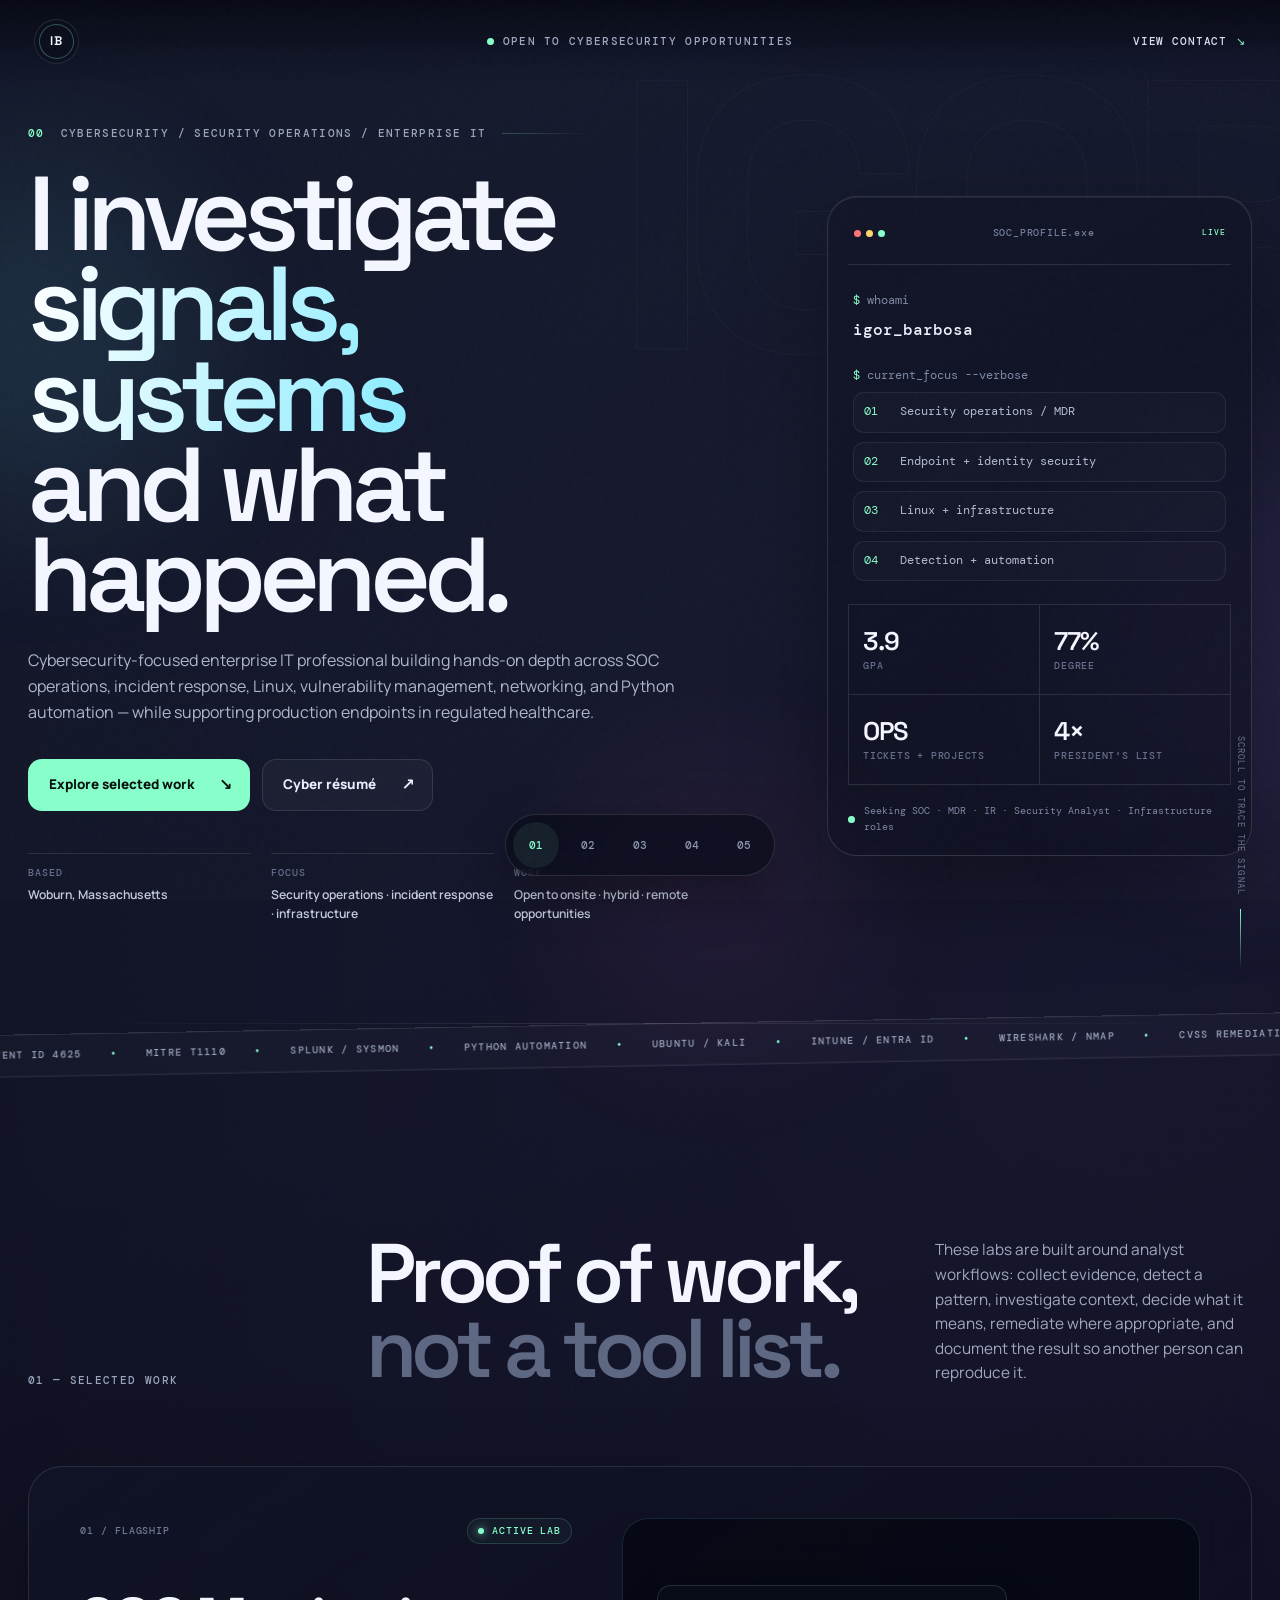
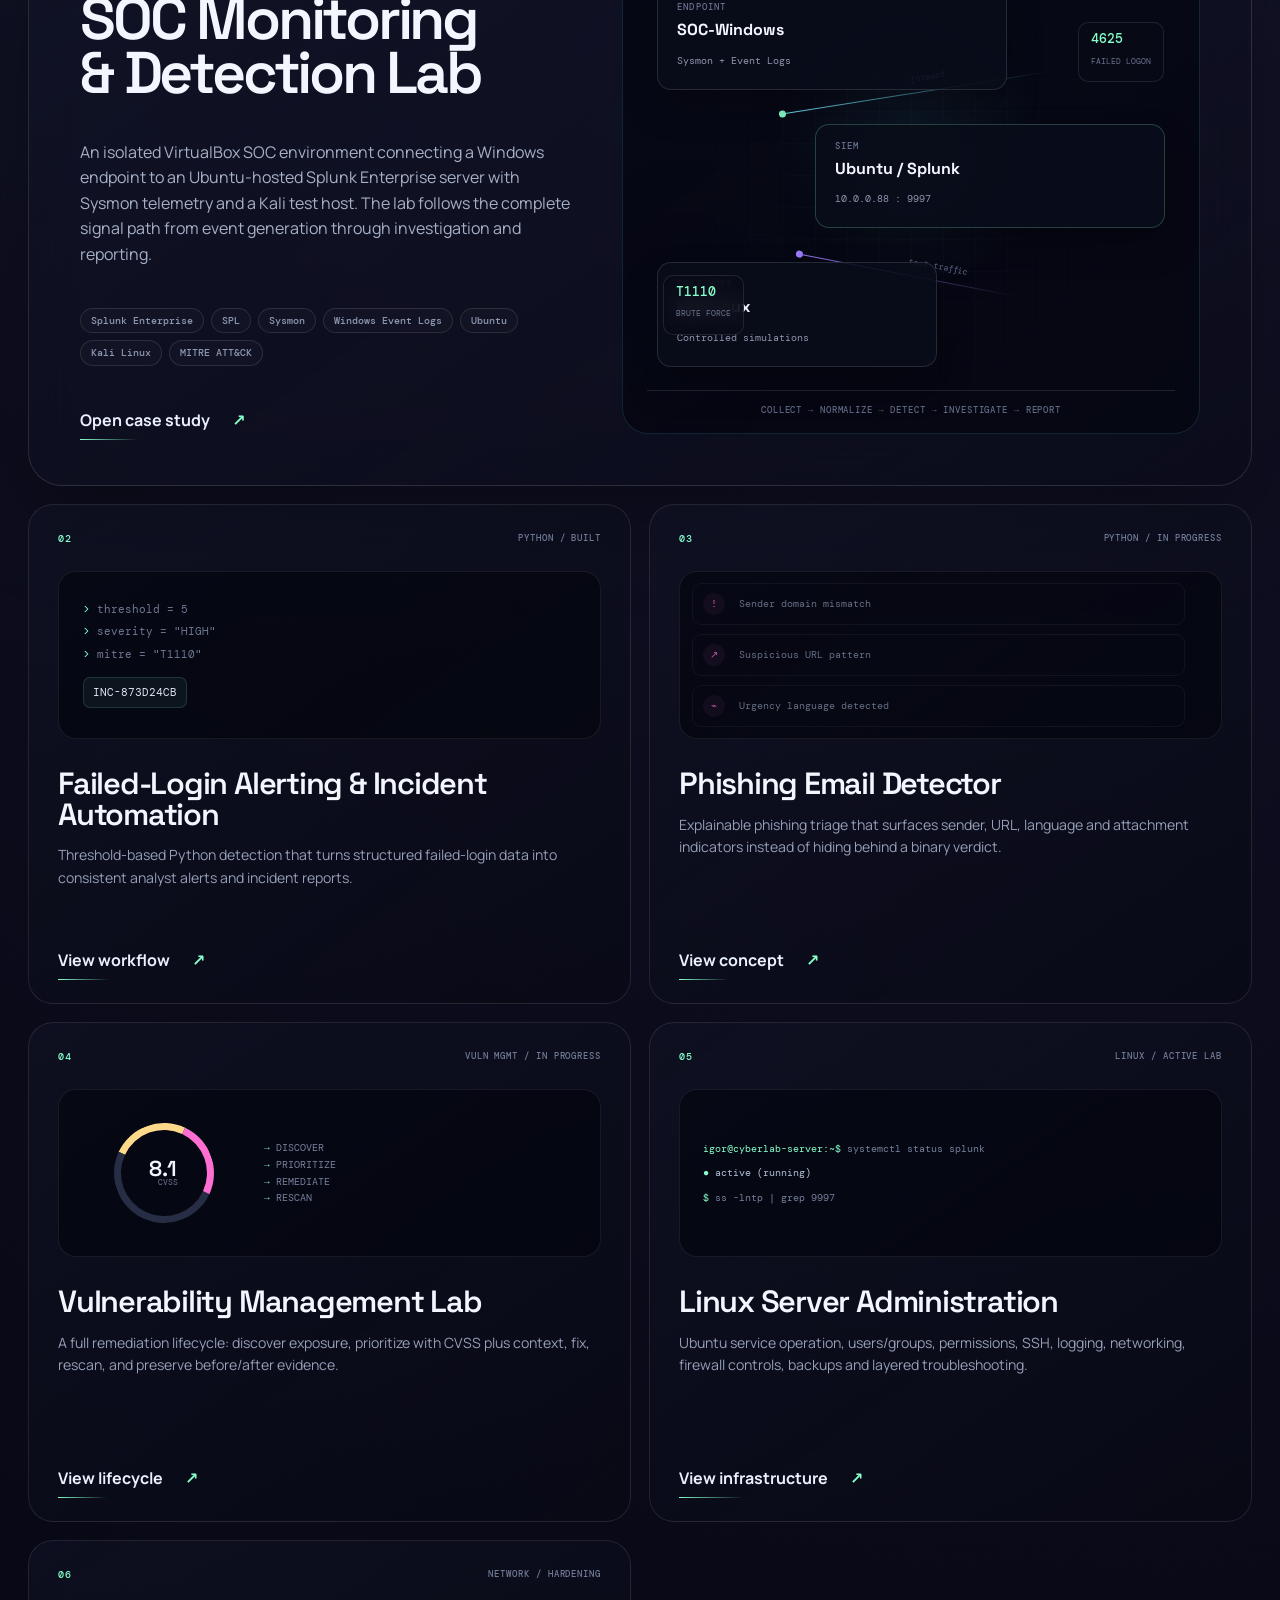
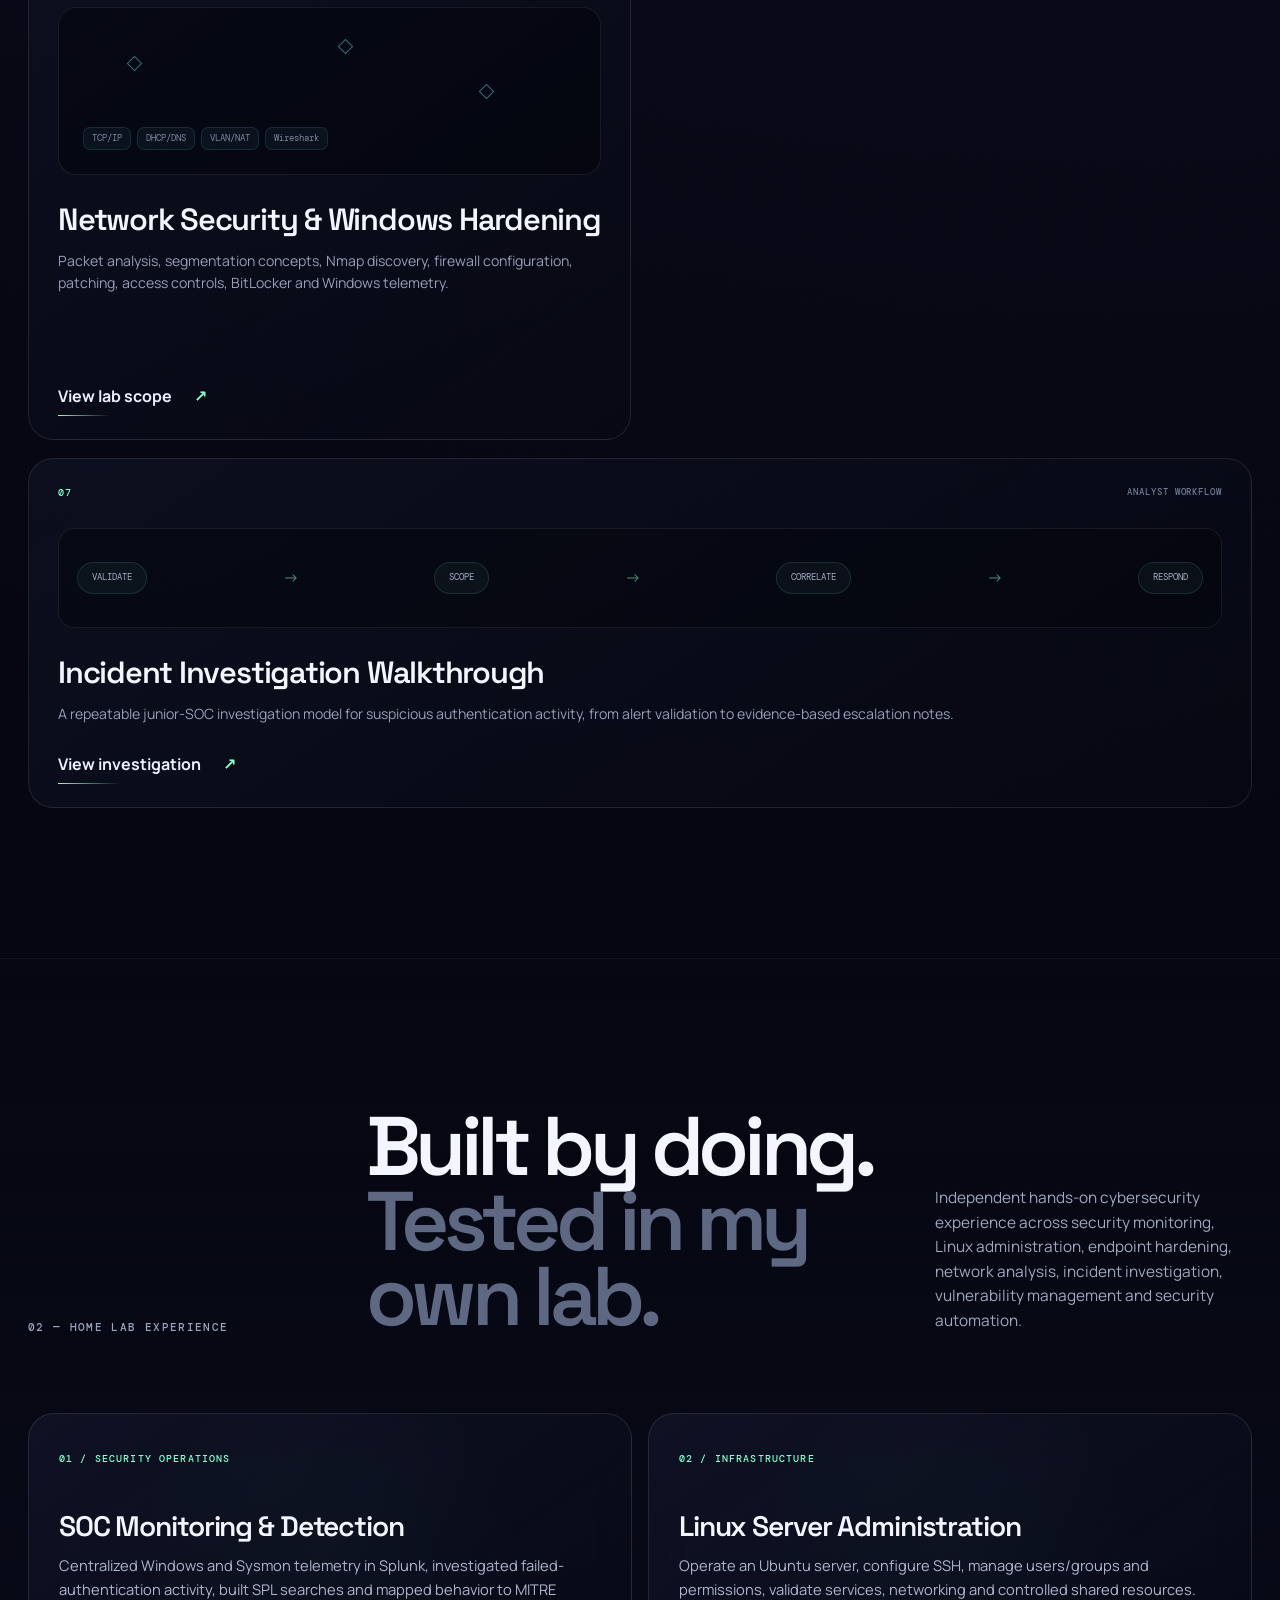
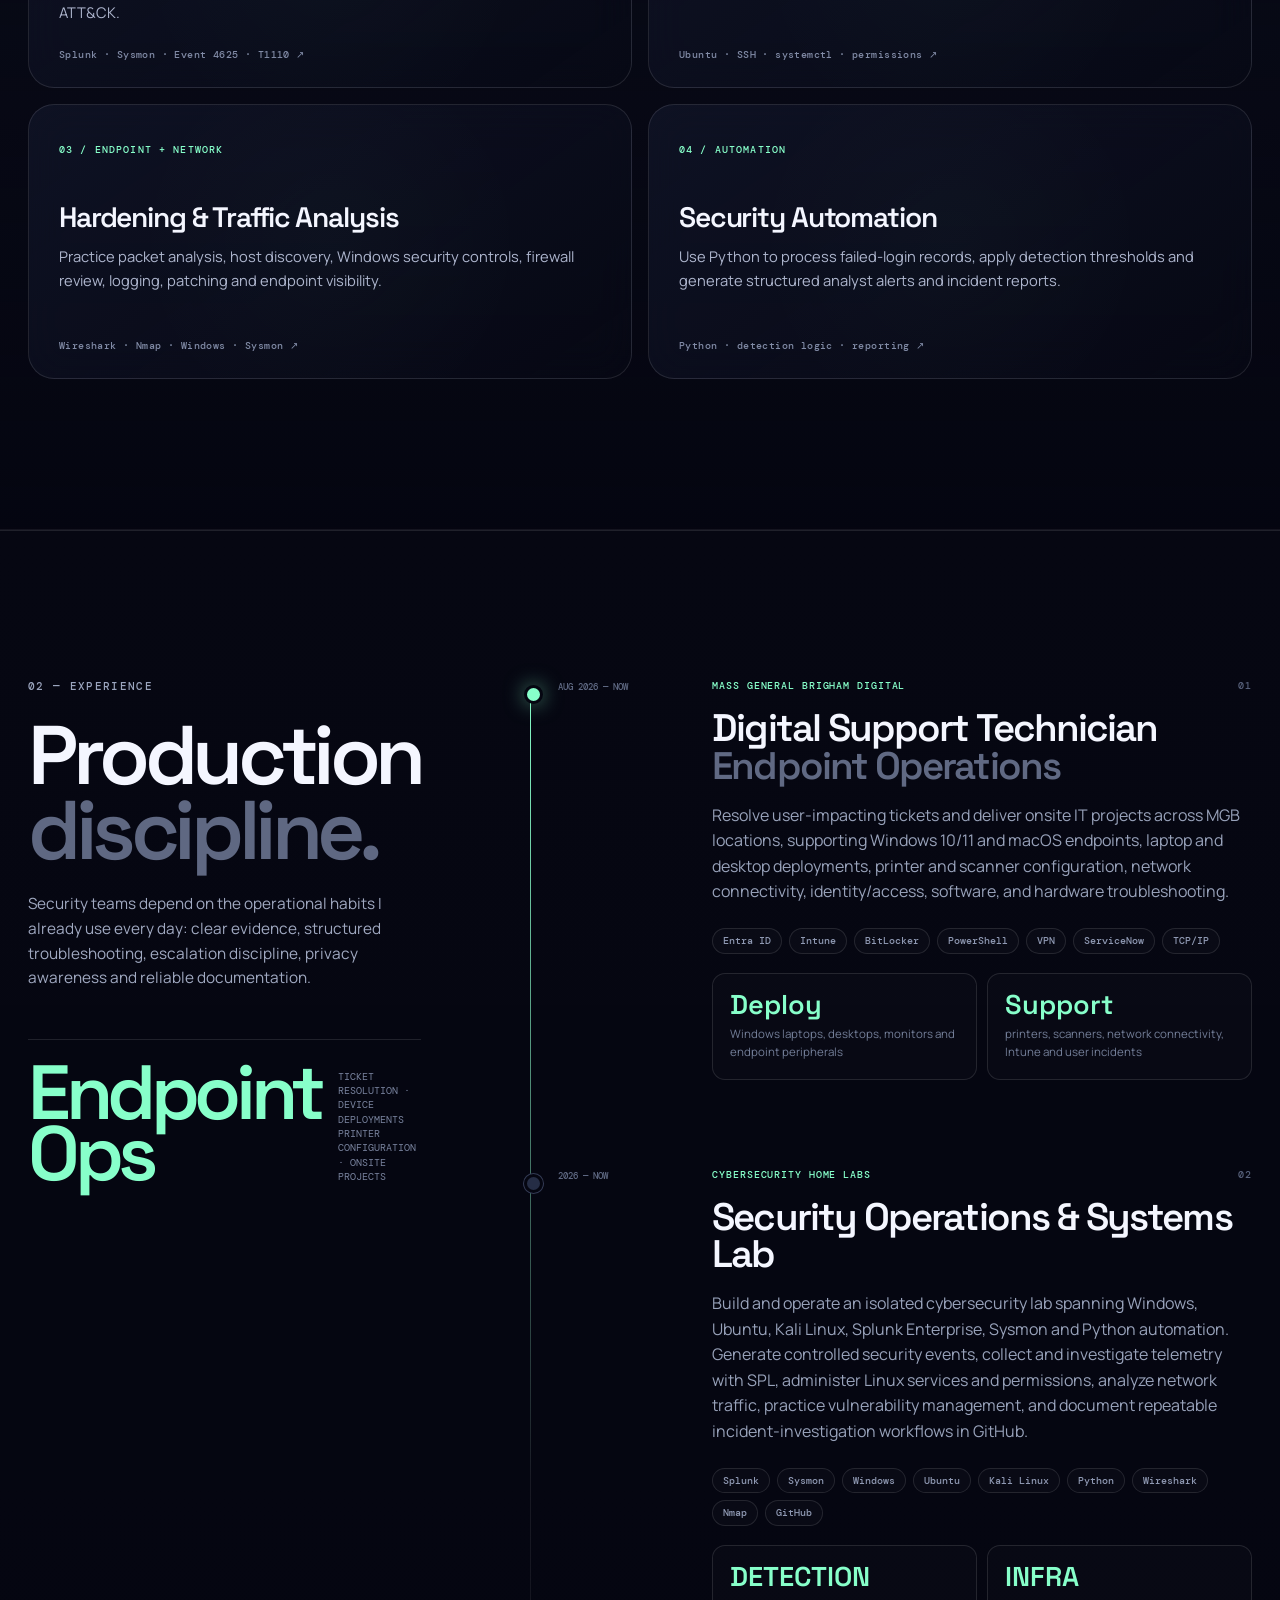
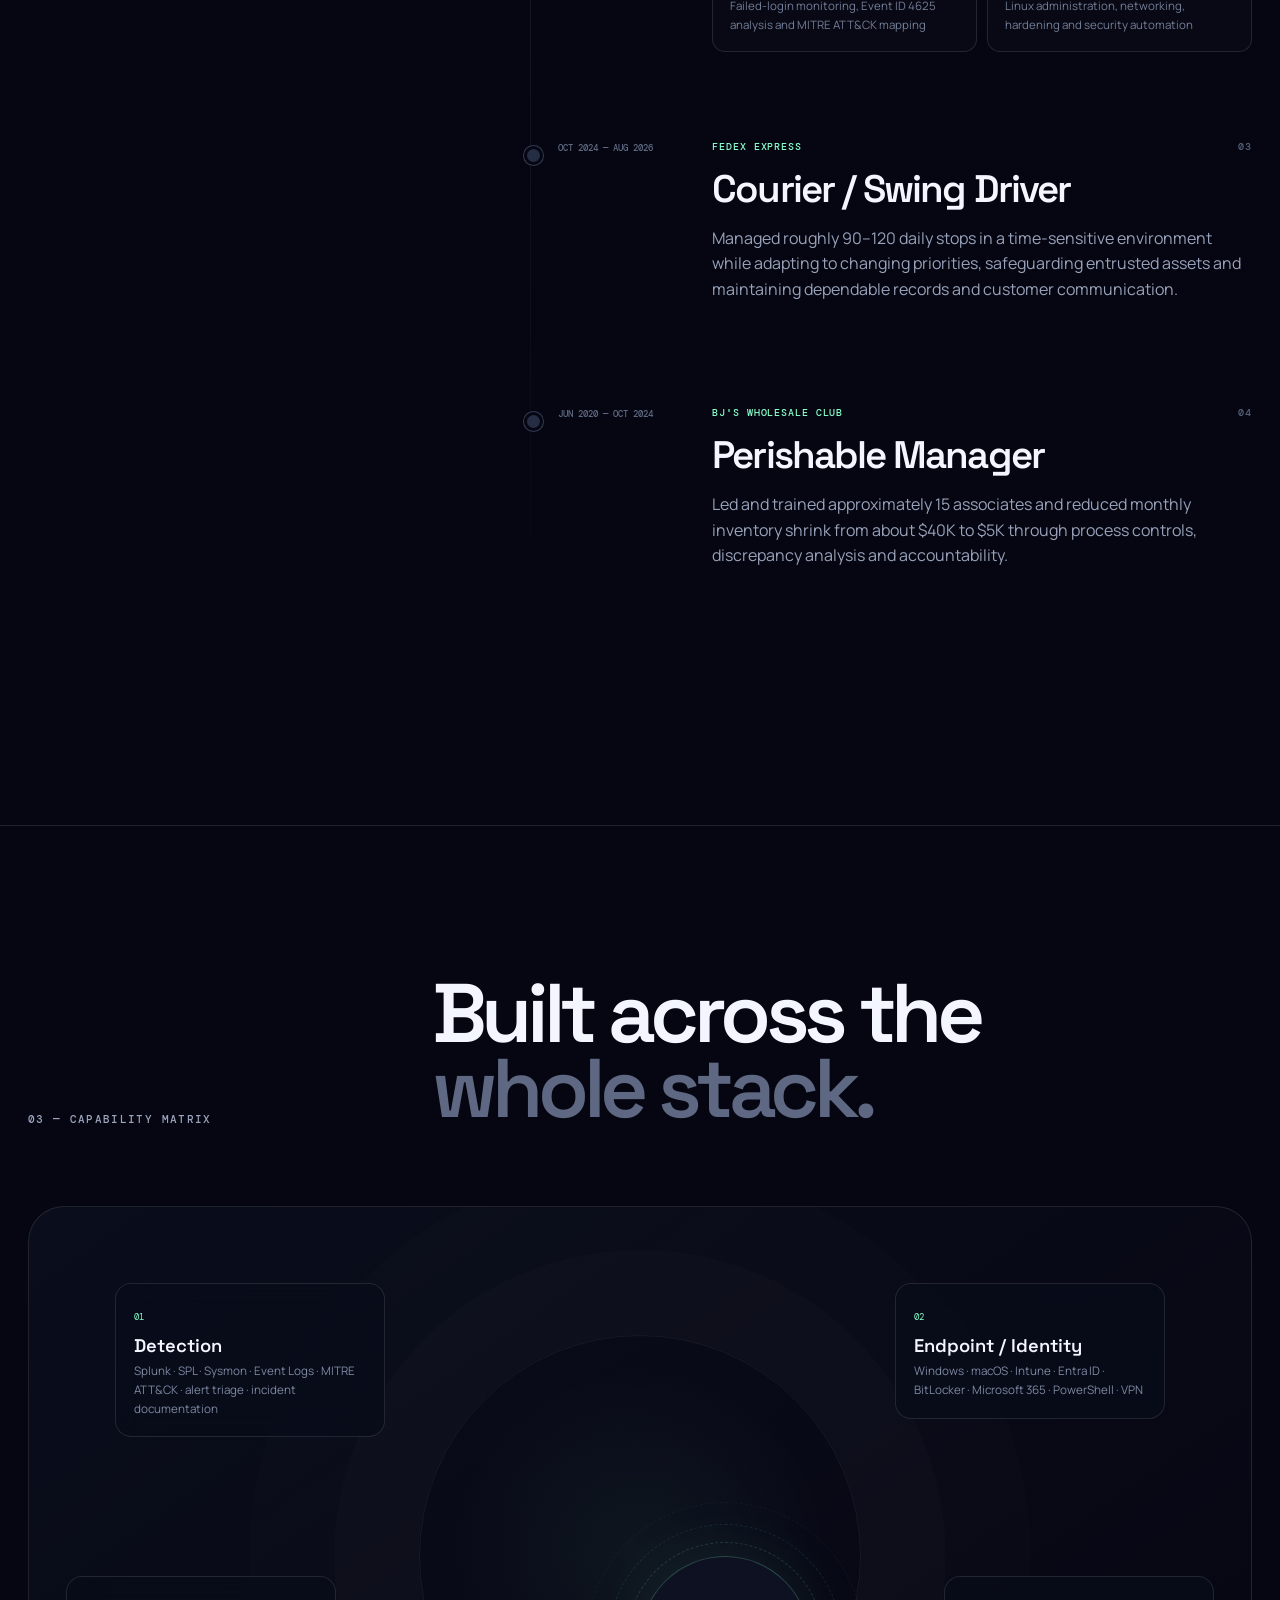
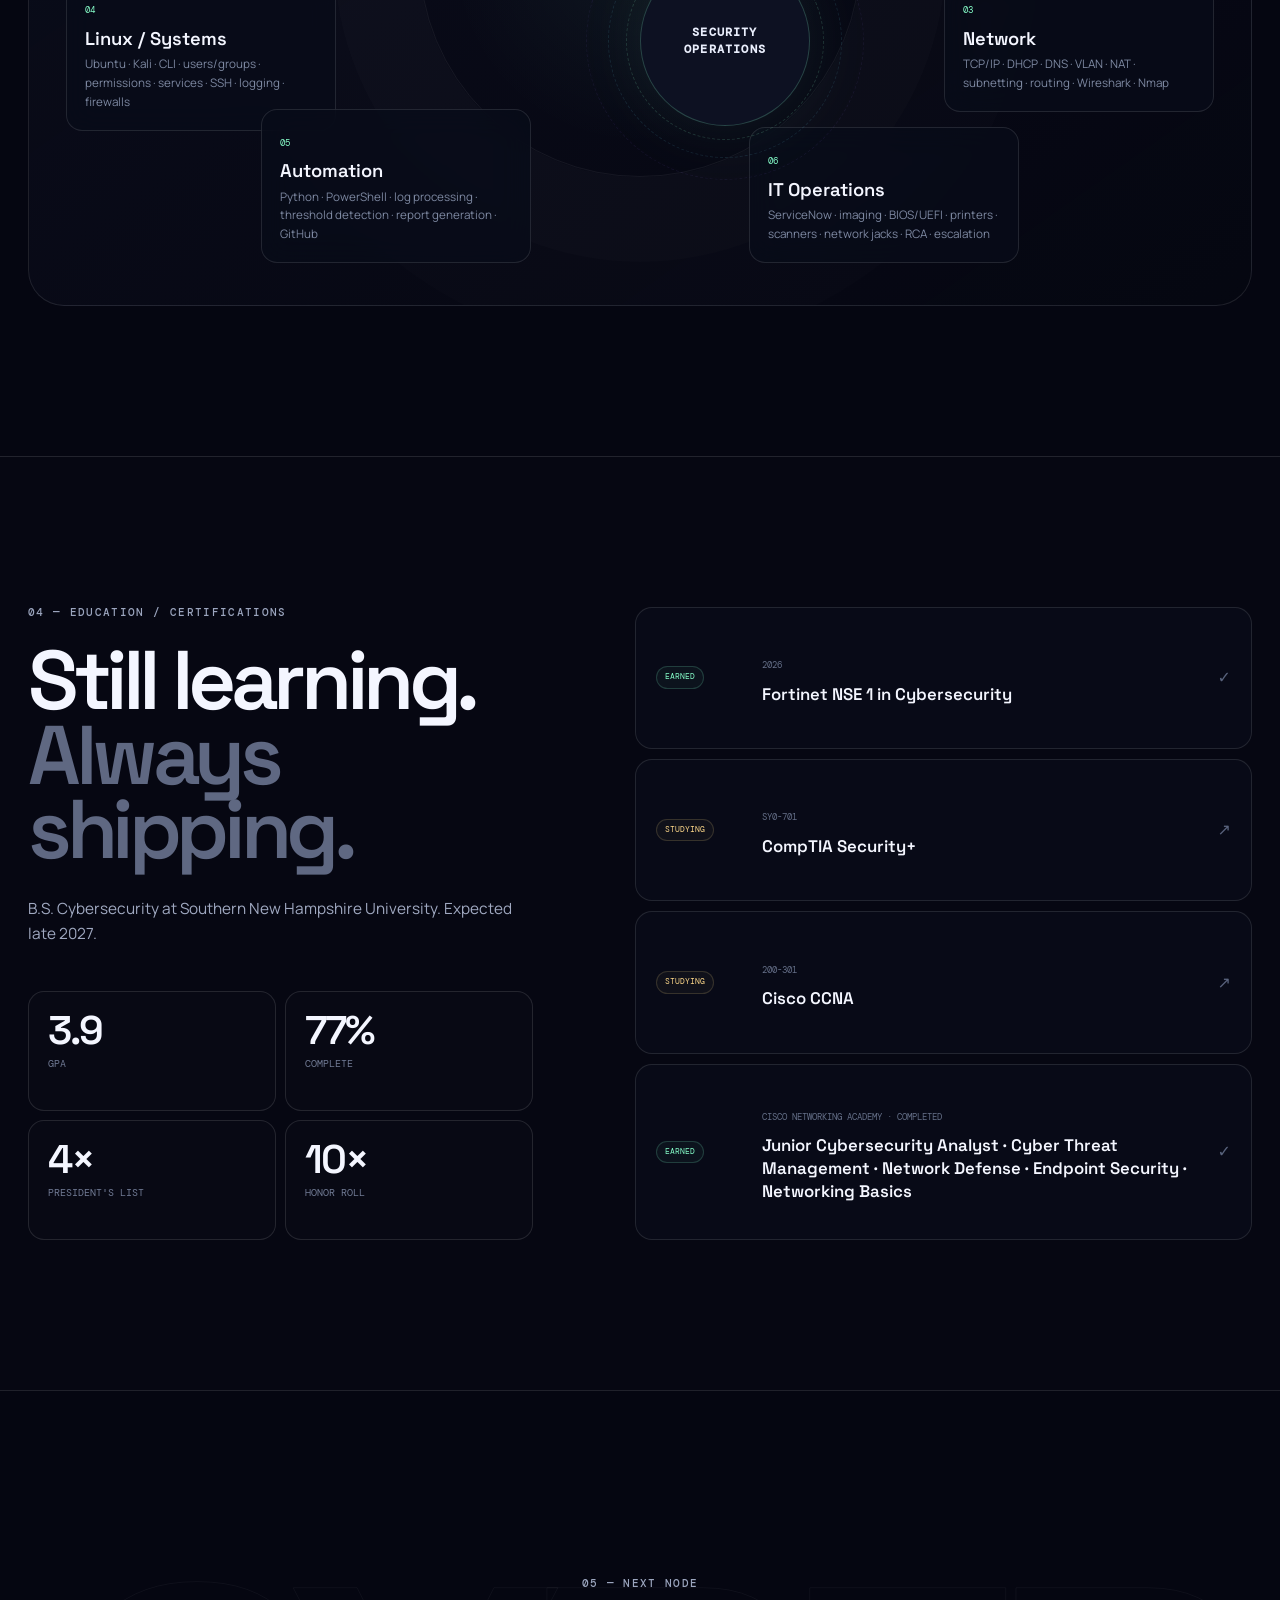
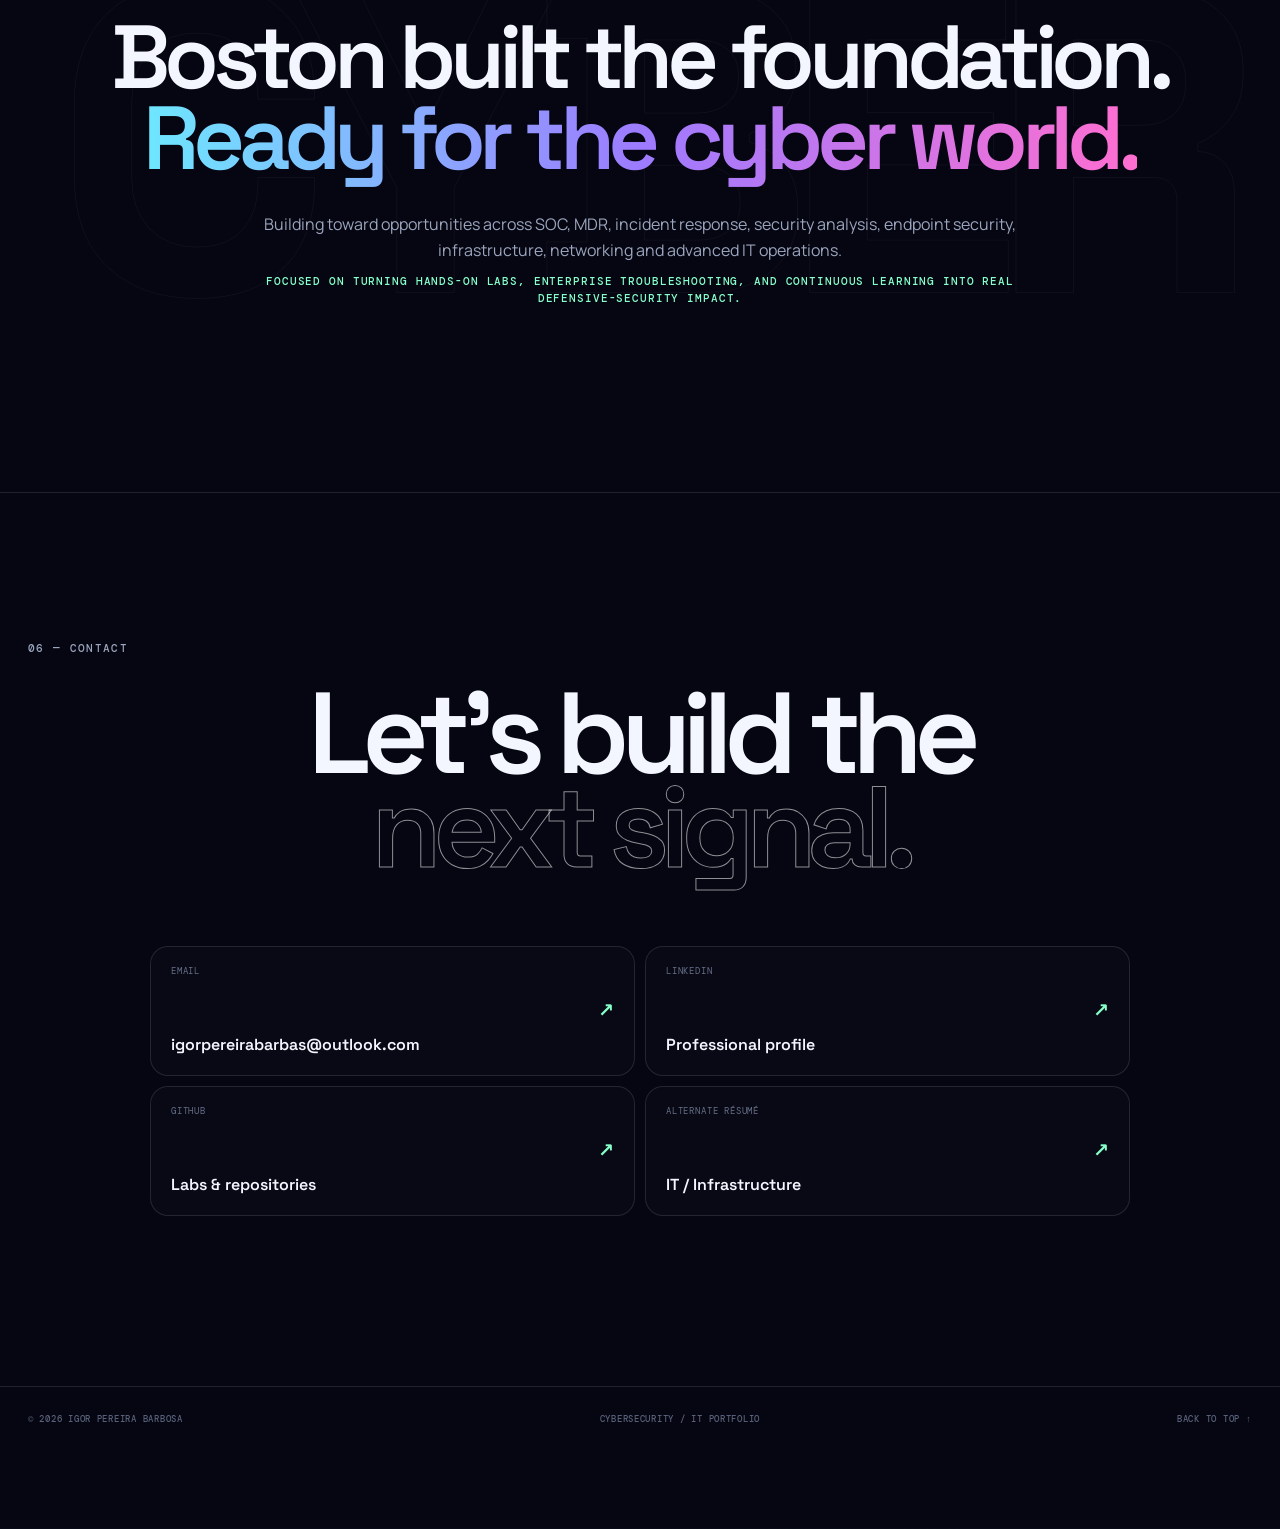
<file: index.html>
<!doctype html>
<html lang="en">
<head>
  <meta charset="utf-8" />
  <meta name="viewport" content="width=device-width, initial-scale=1" />
  <meta name="description" content="Igor Pereira Barbosa — cybersecurity and enterprise IT portfolio focused on SOC operations, incident response, endpoint security, Linux, vulnerability management, networking, and security automation." />
  <meta name="keywords" content="Igor Barbosa, cybersecurity, SOC analyst, incident response, Splunk, Sysmon, Python, Linux, vulnerability management, Intune, Entra ID, IT support" />
  <meta name="author" content="Igor Pereira Barbosa" />
  <meta name="theme-color" content="#050611" />
  <meta property="og:title" content="Igor Barbosa | Cybersecurity & IT Portfolio" />
  <meta property="og:description" content="Security operations, Linux, vulnerability management, phishing detection, Python automation, and enterprise endpoint operations." />
  <meta property="og:type" content="website" />
  <title>Igor Barbosa — Cybersecurity & IT</title>
  <link rel="icon" href="favicon.svg" type="image/svg+xml" />
  <link rel="preconnect" href="https://fonts.googleapis.com" />
  <link rel="preconnect" href="https://fonts.gstatic.com" crossorigin />
  <link href="https://fonts.googleapis.com/css2?family=DM+Mono:wght@300;400;500&family=Manrope:wght@400;500;600;700;800&family=Space+Grotesk:wght@400;500;600;700&display=swap" rel="stylesheet" />
  <link rel="stylesheet" href="styles.css" />
  <script type="application/ld+json">
  {
    "@context":"https://schema.org",
    "@type":"Person",
    "name":"Igor Pereira Barbosa",
    "jobTitle":"Digital Support Technician — Endpoint Operations",
    "email":"mailto:igorpereirabarba@gmail.com",
    "sameAs":[
      "https://github.com/igorpereirabarba",
      "https://www.linkedin.com/in/igor-barbosa-12a072280"
    ],
    "knowsAbout":["Security Operations","Splunk","Sysmon","Incident Response","Linux","Python","Microsoft Intune","Microsoft Entra ID","Vulnerability Management","Networking"]
  }
  </script>
</head>
<body>
  <a class="skip-link" href="#main">Skip to content</a>
  <div class="scroll-progress" aria-hidden="true"><span></span></div>
  <div class="noise" aria-hidden="true"></div>
  <div class="ambient ambient-a" data-parallax="-18" aria-hidden="true"></div>
  <div class="ambient ambient-b" data-parallax="14" aria-hidden="true"></div>
  <div class="ambient ambient-c" data-parallax="8" aria-hidden="true"></div>
  <div class="cursor cursor-dot" aria-hidden="true"></div>
  <div class="cursor cursor-ring" aria-hidden="true"></div>

  <header class="topbar" id="top">
    <a class="monogram magnetic" href="#top" aria-label="Igor Barbosa home"><span>IB</span><i></i></a>
    <div class="topbar-status"><span class="pulse-dot"></span><span>OPEN TO CYBERSECURITY OPPORTUNITIES</span></div>
    <a class="availability magnetic" href="#contact">VIEW CONTACT <span>↘</span></a>
  </header>

  <nav class="dock" aria-label="Primary navigation">
    <a href="#about" class="dock-item magnetic" data-label="About" aria-label="About"><span>01</span></a>
    <a href="#projects" class="dock-item magnetic" data-label="Projects" aria-label="Projects"><span>02</span></a>
    <a href="#experience" class="dock-item magnetic" data-label="Experience" aria-label="Experience"><span>03</span></a>
    <a href="#skills" class="dock-item magnetic" data-label="Skills" aria-label="Skills"><span>04</span></a>
    <a href="#contact" class="dock-item magnetic" data-label="Contact" aria-label="Contact"><span>05</span></a>
  </nav>

  <main id="main">
    <section class="hero" id="about">
      <div class="hero-watermark" aria-hidden="true">IGOR</div>
      <div class="hero-grid shell">
        <div class="hero-copy-wrap reveal-group">
          <div class="hero-kicker reveal-item"><span class="index">00</span><span>CYBERSECURITY / SECURITY OPERATIONS / ENTERPRISE IT</span></div>
          <h1 class="hero-title reveal-item"><span>I investigate</span><span class="gradient-type">signals, systems</span><span>and what happened.</span></h1>
          <p class="hero-lede reveal-item">Cybersecurity-focused enterprise IT professional building hands-on depth across SOC operations, incident response, Linux, vulnerability management, networking, and Python automation — while supporting production endpoints in regulated healthcare.</p>
          <div class="hero-actions reveal-item">
            <a class="cta magnetic" href="#projects"><span>Explore selected work</span><b>↘</b></a>
            <a class="cta cta-quiet magnetic" href="Igor_Barbosa_Cybersecurity_Master_Resume_Dallas.pdf" target="_blank" rel="noopener"><span>Cyber résumé</span><b>↗</b></a>
          </div>
          <div class="hero-meta reveal-item">
            <div><span>BASED</span><strong>Woburn, Massachusetts</strong></div>
            <div><span>FOCUS</span><strong>Security operations · incident response · infrastructure</strong></div>
            <div><span>WORK</span><strong>Open to onsite · hybrid · remote opportunities</strong></div>
          </div>
        </div>

        <aside class="command-card spotlight-card tilt reveal-group" data-tilt-strength="4" aria-label="Cybersecurity professional snapshot">
          <div class="card-glow" aria-hidden="true"></div>
          <div class="terminal-head reveal-item"><div><i></i><i></i><i></i></div><span>SOC_PROFILE.exe</span><small>LIVE</small></div>
          <div class="terminal-body reveal-item">
            <p><em>$</em> whoami</p><strong>igor_barbosa</strong><p><em>$</em> current_focus --verbose</p>
            <ul class="terminal-list"><li><span>01</span> Security operations / MDR</li><li><span>02</span> Endpoint + identity security</li><li><span>03</span> Linux + infrastructure</li><li><span>04</span> Detection + automation</li></ul>
          </div>
          <div class="terminal-stats reveal-item"><div><strong>3.9</strong><span>GPA</span></div><div><strong>77%</strong><span>Degree</span></div><div><strong>OPS</strong><span>Tickets + Projects</span></div><div><strong>4×</strong><span>President's List</span></div></div>
          <div class="terminal-foot reveal-item"><span class="pulse-dot"></span> Seeking SOC · MDR · IR · Security Analyst · Infrastructure roles</div>
        </aside>
      </div>
      <div class="scroll-cue" aria-hidden="true"><span>SCROLL TO TRACE THE SIGNAL</span><i></i></div>
    </section>

    <section class="signal-strip" aria-label="Core capability highlights"><div class="signal-track">
      <span>EVENT ID 4625</span><i>•</i><span>MITRE T1110</span><i>•</i><span>SPLUNK / SYSMON</span><i>•</i><span>PYTHON AUTOMATION</span><i>•</i><span>UBUNTU / KALI</span><i>•</i><span>INTUNE / ENTRA ID</span><i>•</i><span>WIRESHARK / NMAP</span><i>•</i><span>CVSS REMEDIATION</span><i>•</i>
      <span aria-hidden="true">EVENT ID 4625</span><i aria-hidden="true">•</i><span aria-hidden="true">MITRE T1110</span><i aria-hidden="true">•</i><span aria-hidden="true">SPLUNK / SYSMON</span><i aria-hidden="true">•</i><span aria-hidden="true">PYTHON AUTOMATION</span><i aria-hidden="true">•</i><span aria-hidden="true">UBUNTU / KALI</span><i aria-hidden="true">•</i><span aria-hidden="true">INTUNE / ENTRA ID</span><i aria-hidden="true">•</i><span aria-hidden="true">WIRESHARK / NMAP</span><i aria-hidden="true">•</i><span aria-hidden="true">CVSS REMEDIATION</span><i aria-hidden="true">•</i>
    </div></section>

    <section class="projects section-shell" id="projects">
      <div class="shell section-intro reveal-group"><div class="section-index reveal-item">01 — SELECTED WORK</div><h2 class="section-title reveal-item">Proof of work,<br><span>not a tool list.</span></h2><p class="section-copy reveal-item">These labs are built around analyst workflows: collect evidence, detect a pattern, investigate context, decide what it means, remediate where appropriate, and document the result so another person can reproduce it.</p></div>
      <div class="project-showcase shell">
        <article class="feature-project spotlight-card tilt reveal-group" data-tilt-strength="2">
          <div class="card-glow" aria-hidden="true"></div>
          <div class="feature-copy">
            <div class="project-meta reveal-item"><span>01 / FLAGSHIP</span><span class="status-chip"><i></i> ACTIVE LAB</span></div>
            <h3 class="reveal-item">SOC Monitoring<br>& Detection Lab</h3>
            <p class="reveal-item">An isolated VirtualBox SOC environment connecting a Windows endpoint to an Ubuntu-hosted Splunk Enterprise server with Sysmon telemetry and a Kali test host. The lab follows the complete signal path from event generation through investigation and reporting.</p>
            <div class="tag-cloud reveal-item"><span>Splunk Enterprise</span><span>SPL</span><span>Sysmon</span><span>Windows Event Logs</span><span>Ubuntu</span><span>Kali Linux</span><span>MITRE ATT&CK</span></div>
            <button class="case-link magnetic reveal-item" data-project="soc" data-repo="https://github.com/igorpereirabarba/home-soc-lab"><span>Open case study</span><b>↗</b></button>
          </div>
          <div class="soc-visual reveal-item" aria-label="SOC data flow illustration"><div class="radar-grid" aria-hidden="true"></div><div class="soc-node endpoint"><small>ENDPOINT</small><strong>SOC-Windows</strong><span>Sysmon + Event Logs</span></div><div class="soc-line line-a"><i></i><span>forward</span></div><div class="soc-node siem"><small>SIEM</small><strong>Ubuntu / Splunk</strong><span>10.0.0.88 : 9997</span></div><div class="soc-line line-b"><i></i><span>test traffic</span></div><div class="soc-node adversary"><small>TEST HOST</small><strong>Kali Linux</strong><span>Controlled simulations</span></div><div class="event-float event-a"><span>4625</span><small>FAILED LOGON</small></div><div class="event-float event-b"><span>T1110</span><small>BRUTE FORCE</small></div><div class="soc-flow">COLLECT → NORMALIZE → DETECT → INVESTIGATE → REPORT</div></div>
        </article>

        <div class="work-grid">
          <article class="work-card spotlight-card tilt reveal-group" data-project-card="automation" data-tilt-strength="5"><div class="card-glow" aria-hidden="true"></div><div class="work-top reveal-item"><span>02</span><small>PYTHON / BUILT</small></div><div class="work-preview preview-code reveal-item" aria-hidden="true"><span>threshold = 5</span><span>severity = "HIGH"</span><span>mitre = "T1110"</span><b>INC-873D24CB</b></div><h3 class="reveal-item">Failed-Login Alerting & Incident Automation</h3><p class="reveal-item">Threshold-based Python detection that turns structured failed-login data into consistent analyst alerts and incident reports.</p><button class="case-link magnetic reveal-item" data-project="automation" data-repo="https://github.com/igorpereirabarba/security-log-automation"><span>View workflow</span><b>↗</b></button></article>
          <article class="work-card spotlight-card tilt reveal-group" data-project-card="phishing" data-tilt-strength="5"><div class="card-glow" aria-hidden="true"></div><div class="work-top reveal-item"><span>03</span><small>PYTHON / IN PROGRESS</small></div><div class="work-preview preview-mail reveal-item" aria-hidden="true"><div><i>!</i><span>Sender domain mismatch</span></div><div><i>↗</i><span>Suspicious URL pattern</span></div><div><i>⌁</i><span>Urgency language detected</span></div></div><h3 class="reveal-item">Phishing Email Detector</h3><p class="reveal-item">Explainable phishing triage that surfaces sender, URL, language and attachment indicators instead of hiding behind a binary verdict.</p><button class="case-link magnetic reveal-item" data-project="phishing" data-repo="https://github.com/igorpereirabarba/phishing-email-detector"><span>View concept</span><b>↗</b></button></article>
          <article class="work-card spotlight-card tilt reveal-group" data-project-card="vulnerability" data-tilt-strength="5"><div class="card-glow" aria-hidden="true"></div><div class="work-top reveal-item"><span>04</span><small>VULN MGMT / IN PROGRESS</small></div><div class="work-preview preview-risk reveal-item" aria-hidden="true"><div class="risk-ring"><span>8.1</span><small>CVSS</small></div><div class="risk-steps"><span>discover</span><span>prioritize</span><span>remediate</span><span>rescan</span></div></div><h3 class="reveal-item">Vulnerability Management Lab</h3><p class="reveal-item">A full remediation lifecycle: discover exposure, prioritize with CVSS plus context, fix, rescan, and preserve before/after evidence.</p><button class="case-link magnetic reveal-item" data-project="vulnerability" data-repo="https://github.com/igorpereirabarba/vulnerability-management-lab"><span>View lifecycle</span><b>↗</b></button></article>
          <article class="work-card spotlight-card tilt reveal-group" data-project-card="linux" data-tilt-strength="5"><div class="card-glow" aria-hidden="true"></div><div class="work-top reveal-item"><span>05</span><small>LINUX / ACTIVE LAB</small></div><div class="work-preview preview-linux reveal-item" aria-hidden="true"><p><em>igor@cyberlab-server:~$</em> systemctl status splunk</p><p><em>●</em> active (running)</p><p><em>$</em> ss -lntp | grep 9997</p></div><h3 class="reveal-item">Linux Server Administration</h3><p class="reveal-item">Ubuntu service operation, users/groups, permissions, SSH, logging, networking, firewall controls, backups and layered troubleshooting.</p><button class="case-link magnetic reveal-item" data-project="linux" data-repo="https://github.com/igorpereirabarba/linux-server-administration"><span>View infrastructure</span><b>↗</b></button></article>
          <article class="work-card spotlight-card tilt reveal-group" data-project-card="network" data-tilt-strength="5"><div class="card-glow" aria-hidden="true"></div><div class="work-top reveal-item"><span>06</span><small>NETWORK / HARDENING</small></div><div class="work-preview preview-network reveal-item" aria-hidden="true"><div class="packet p1"></div><div class="packet p2"></div><div class="packet p3"></div><span>TCP/IP</span><span>DHCP/DNS</span><span>VLAN/NAT</span><span>Wireshark</span></div><h3 class="reveal-item">Network Security & Windows Hardening</h3><p class="reveal-item">Packet analysis, segmentation concepts, Nmap discovery, firewall configuration, patching, access controls, BitLocker and Windows telemetry.</p><button class="case-link magnetic reveal-item" data-project="network" data-repo="https://github.com/igorpereirabarba/network-security-windows-hardening"><span>View lab scope</span><b>↗</b></button></article>
          <article class="work-card workflow-card spotlight-card tilt reveal-group" data-project-card="workflow" data-tilt-strength="5"><div class="card-glow" aria-hidden="true"></div><div class="work-top reveal-item"><span>07</span><small>ANALYST WORKFLOW</small></div><div class="workflow-chain reveal-item" aria-hidden="true"><span>validate</span><i>→</i><span>scope</span><i>→</i><span>correlate</span><i>→</i><span>respond</span></div><h3 class="reveal-item">Incident Investigation Walkthrough</h3><p class="reveal-item">A repeatable junior-SOC investigation model for suspicious authentication activity, from alert validation to evidence-based escalation notes.</p><button class="case-link magnetic reveal-item" data-project="workflow" data-repo="https://github.com/igorpereirabarba/incident-investigation-walkthrough"><span>View investigation</span><b>↗</b></button></article>
        </div>
      </div>
    </section>

    <section class="experience section-shell" id="experience">
      <div class="shell experience-layout">
        <div class="experience-sticky reveal-group"><div class="section-index reveal-item">02 — EXPERIENCE</div><h2 class="section-title reveal-item">Production<br><span>discipline.</span></h2><p class="section-copy reveal-item">Security teams depend on the operational habits I already use every day: clear evidence, structured troubleshooting, escalation discipline, privacy awareness and reliable documentation.</p><div class="experience-counter reveal-item"><strong>HANDS-ON</strong><span>multi-site support · endpoint deployments<br>onsite technical projects</span></div></div>
        <div class="experience-stream">
          <article class="experience-item reveal-group current-role"><div class="experience-date reveal-item">AUG 2026 — NOW</div><div class="experience-body"><div class="experience-company reveal-item">MASS GENERAL BRIGHAM DIGITAL <span>01</span></div><h3 class="reveal-item">Digital Support Technician<br><span>Endpoint Operations</span></h3><p class="reveal-item">Resolve user-impacting tickets and deliver onsite IT projects across MGB locations, supporting Windows 10/11 and macOS endpoints, laptop and desktop deployments, printer and scanner configuration, network connectivity, identity/access, software, and hardware troubleshooting.</p><div class="experience-tags reveal-item"><span>Entra ID</span><span>Intune</span><span>BitLocker</span><span>PowerShell</span><span>VPN</span><span>ServiceNow</span><span>TCP/IP</span></div><div class="impact-grid reveal-item"><div><strong>ENDPOINTS</strong><span>Laptop & desktop deployment, reimaging and Intune migration</span></div><div><strong>FIELD OPS</strong><span>Printer, scanner, peripheral and onsite workstation configuration</span></div></div></div></article>
          <article class="experience-item reveal-group"><div class="experience-date reveal-item">2026 — NOW</div><div class="experience-body"><div class="experience-company reveal-item">CYBERSECURITY HOME LABS <span>02</span></div><h3 class="reveal-item">Security Operations & Systems Lab</h3><p class="reveal-item">Build and operate an isolated cybersecurity lab spanning Windows, Ubuntu, Kali Linux, Splunk Enterprise, Sysmon and Python automation. Generate controlled security events, collect and investigate telemetry with SPL, administer Linux services and permissions, analyze network traffic, practice vulnerability management, and document repeatable incident-investigation workflows in GitHub.</p><div class="experience-tags reveal-item"><span>Splunk</span><span>Sysmon</span><span>Windows</span><span>Ubuntu</span><span>Kali Linux</span><span>Python</span><span>Wireshark</span><span>Nmap</span><span>GitHub</span></div><div class="impact-grid reveal-item"><div><strong>DETECTION</strong><span>Failed-login monitoring, Event ID 4625 analysis and MITRE ATT&CK mapping</span></div><div><strong>INFRA</strong><span>Linux administration, networking, hardening and security automation</span></div></div></div></article>
          <article class="experience-item reveal-group"><div class="experience-date reveal-item">OCT 2024 — AUG 2026</div><div class="experience-body"><div class="experience-company reveal-item">FEDEX EXPRESS <span>03</span></div><h3 class="reveal-item">Courier / Swing Driver</h3><p class="reveal-item">Managed roughly 90–120 daily stops in a time-sensitive environment while adapting to changing priorities, safeguarding entrusted assets and maintaining dependable records and customer communication.</p></div></article>
          <article class="experience-item reveal-group"><div class="experience-date reveal-item">JUN 2020 — OCT 2024</div><div class="experience-body"><div class="experience-company reveal-item">BJ'S WHOLESALE CLUB <span>04</span></div><h3 class="reveal-item">Perishable Manager</h3><p class="reveal-item">Led and trained approximately 15 associates and reduced monthly inventory shrink from about $40K to $5K through process controls, discrepancy analysis and accountability.</p></div></article>
        </div>
      </div>
    </section>

    <section class="skills section-shell" id="skills"><div class="shell"><div class="section-intro skills-intro reveal-group"><div class="section-index reveal-item">03 — CAPABILITY MATRIX</div><h2 class="section-title reveal-item">Built across the<br><span>whole stack.</span></h2></div><div class="skill-orbit spotlight-card reveal-group"><div class="card-glow" aria-hidden="true"></div><div class="orbit-core reveal-item"><span>SECURITY<br>OPERATIONS</span><i></i><i></i><i></i></div><div class="skill-zone zone-a reveal-item"><small>01</small><h3>Detection</h3><p>Splunk · SPL · Sysmon · Event Logs · MITRE ATT&CK · alert triage · incident documentation</p></div><div class="skill-zone zone-b reveal-item"><small>02</small><h3>Endpoint / Identity</h3><p>Windows · macOS · Intune · Entra ID · BitLocker · Microsoft 365 · PowerShell · VPN</p></div><div class="skill-zone zone-c reveal-item"><small>03</small><h3>Network</h3><p>TCP/IP · DHCP · DNS · VLAN · NAT · subnetting · routing · Wireshark · Nmap</p></div><div class="skill-zone zone-d reveal-item"><small>04</small><h3>Linux / Systems</h3><p>Ubuntu · Kali · CLI · users/groups · permissions · services · SSH · logging · firewalls</p></div><div class="skill-zone zone-e reveal-item"><small>05</small><h3>Automation</h3><p>Python · PowerShell · log processing · threshold detection · report generation · GitHub</p></div><div class="skill-zone zone-f reveal-item"><small>06</small><h3>IT Operations</h3><p>ServiceNow · imaging · BIOS/UEFI · printers · scanners · network jacks · RCA · escalation</p></div></div></div></section>

    <section class="education section-shell" id="education"><div class="shell education-layout"><div class="education-copy reveal-group"><div class="section-index reveal-item">04 — EDUCATION / CERTIFICATIONS</div><h2 class="section-title reveal-item">Still learning.<br><span>Always shipping.</span></h2><p class="section-copy reveal-item">B.S. Cybersecurity at Southern New Hampshire University. Expected late 2027.</p><div class="edu-stats reveal-item"><div><strong>3.9</strong><span>GPA</span></div><div><strong>77%</strong><span>Complete</span></div><div><strong>4×</strong><span>President's List</span></div><div><strong>10×</strong><span>Honor Roll</span></div></div></div><div class="credential-stack reveal-group"><article class="credential reveal-item"><span class="cred-state earned">EARNED</span><div><small>2026</small><h3>Fortinet NSE 1 in Cybersecurity</h3></div><b>✓</b></article><article class="credential reveal-item"><span class="cred-state studying">STUDYING</span><div><small>SY0-701</small><h3>CompTIA Security+</h3></div><b>↗</b></article><article class="credential reveal-item"><span class="cred-state studying">STUDYING</span><div><small>200-301</small><h3>Cisco CCNA</h3></div><b>↗</b></article><article class="credential reveal-item"><span class="cred-state earned">EARNED</span><div><small>CISCO NETWORKING ACADEMY · COMPLETED</small><h3>Junior Cybersecurity Analyst · Cyber Threat Management · Network Defense · Endpoint Security · Networking Basics</h3></div><b>✓</b></article></div></div></section>

    <section class="dallas section-shell"><div class="dallas-bg" aria-hidden="true">CYBER</div><div class="shell dallas-layout reveal-group"><div class="section-index reveal-item">05 — NEXT NODE</div><h2 class="reveal-item">Boston built the foundation.<br><span>Ready for the cyber world.</span></h2><div class="dallas-copy reveal-item"><p>Building toward opportunities across SOC, MDR, incident response, security analysis, endpoint security, infrastructure, networking and advanced IT operations.</p><p>Focused on turning hands-on labs, enterprise troubleshooting, and continuous learning into real defensive-security impact.</p></div></div></section>

    <section class="contact section-shell" id="contact"><div class="shell contact-wrap reveal-group"><div class="section-index reveal-item">06 — CONTACT</div><h2 class="contact-title reveal-item">Let’s build the<br><span>next signal.</span></h2><div class="contact-grid reveal-item"><a class="contact-link magnetic" href="mailto:igorpereirabarba@gmail.com"><span>Email</span><strong>igorpereirabarba@gmail.com</strong><b>↗</b></a><a class="contact-link magnetic" href="https://www.linkedin.com/in/igor-barbosa-12a072280" target="_blank" rel="noopener"><span>LinkedIn</span><strong>Professional profile</strong><b>↗</b></a><a class="contact-link magnetic" href="https://github.com/igorpereirabarba" target="_blank" rel="noopener"><span>GitHub</span><strong>Labs & repositories</strong><b>↗</b></a><a class="contact-link magnetic" href="Igor_Barbosa_IT_Support_Master_Resume_Dallas.pdf" target="_blank" rel="noopener"><span>Alternate résumé</span><strong>IT / Infrastructure</strong><b>↗</b></a></div></div></section>
  </main>

  <footer class="footer"><div class="shell footer-inner"><span>© <span id="year"></span> IGOR PEREIRA BARBOSA</span><span>CYBERSECURITY / IT PORTFOLIO</span><a href="#top">BACK TO TOP ↑</a></div></footer>

  <dialog class="case-modal" id="caseModal" aria-labelledby="modalTitle">
    <button class="modal-close magnetic" aria-label="Close case study">×</button>
    <div class="modal-inner"><div class="modal-kicker" id="modalKicker"></div><h2 id="modalTitle"></h2><p class="modal-summary" id="modalSummary"></p><div class="modal-grid"><div><small>OBJECTIVE</small><p id="modalObjective"></p></div><div><small>TOOLS</small><p id="modalTools"></p></div><div><small>WORKFLOW</small><p id="modalWorkflow"></p></div><div><small>OUTCOME</small><p id="modalOutcome"></p></div></div><div class="modal-footer"><span>Controlled personal / academic lab work unless otherwise stated.</span><a id="modalRepoLink" class="cta cta-quiet magnetic" href="https://github.com/igorpereirabarba" target="_blank" rel="noopener"><span>Open repository</span><b>↗</b></a></div></div>
  </dialog>

  <script src="script.js"></script>
  <script>
    document.querySelectorAll('[data-project][data-repo]').forEach((button) => {
      button.addEventListener('click', () => {
        const repoLink = document.getElementById('modalRepoLink');
        if (repoLink) repoLink.href = button.dataset.repo;
      }, { capture: true });
    });
  </script>
</body>
</html>
</file>
<file: styles.css>
:root {
  --bg: #050611;
  --bg-2: #090b18;
  --panel: rgba(17, 20, 37, .66);
  --panel-solid: #101326;
  --text: #f4f6ff;
  --muted: #9aa2bd;
  --muted-2: #666f8c;
  --line: rgba(255,255,255,.11);
  --line-hot: rgba(135,255,202,.24);
  --acid: #87ffca;
  --cyan: #6ee7ff;
  --violet: #9d7bff;
  --pink: #ff6ed0;
  --amber: #ffd98a;
  --ease: cubic-bezier(.22,1,.36,1);
  --ease-soft: cubic-bezier(.16,1,.3,1);
  --shell: 1240px;
}

* { box-sizing: border-box; }
html { scroll-behavior: smooth; scrollbar-width: thin; scrollbar-color: #303652 var(--bg); }
body {
  margin: 0;
  min-width: 320px;
  overflow-x: hidden;
  color: var(--text);
  background:
    radial-gradient(circle at 16% -10%, rgba(110,231,255,.08), transparent 28%),
    radial-gradient(circle at 88% 9%, rgba(157,123,255,.1), transparent 30%),
    var(--bg);
  font-family: Manrope, ui-sans-serif, system-ui, -apple-system, BlinkMacSystemFont, "Segoe UI", sans-serif;
  line-height: 1.6;
}

body.modal-open { overflow: hidden; }
a { color: inherit; }
button, a { -webkit-tap-highlight-color: transparent; }
button { font: inherit; }
::selection { background: var(--acid); color: #08100d; }

.skip-link { position: fixed; left: -9999px; top: 14px; z-index: 9999; background: white; color: black; padding: .65rem .9rem; border-radius: 8px; }
.skip-link:focus { left: 14px; }
.shell { width: min(calc(100% - 56px), var(--shell)); margin-inline: auto; }
.section-shell { position: relative; padding: 150px 0; }

.noise {
  position: fixed; inset: 0; z-index: 999; pointer-events: none; opacity: .022; mix-blend-mode: screen;
  background-image: url("data:image/svg+xml,%3Csvg viewBox='0 0 180 180' xmlns='http://www.w3.org/2000/svg'%3E%3Cfilter id='n'%3E%3CfeTurbulence type='fractalNoise' baseFrequency='.9' numOctaves='4' stitchTiles='stitch'/%3E%3C/filter%3E%3Crect width='100%25' height='100%25' filter='url(%23n)' opacity='.8'/%3E%3C/svg%3E");
}

.scroll-progress { position: fixed; top: 0; left: 0; right: 0; height: 2px; z-index: 1000; pointer-events: none; }
.scroll-progress span { display: block; width: 0; height: 100%; background: linear-gradient(90deg, var(--acid), var(--cyan), var(--violet), var(--pink)); box-shadow: 0 0 18px rgba(110,231,255,.55); }

.ambient { position: fixed; pointer-events: none; border-radius: 999px; filter: blur(80px); opacity: .1; z-index: -1; will-change: transform; }
.ambient-a { width: 360px; height: 360px; background: var(--cyan); left: -150px; top: 18vh; }
.ambient-b { width: 430px; height: 430px; background: var(--violet); right: -220px; top: 48vh; }
.ambient-c { width: 280px; height: 280px; background: var(--pink); left: 45vw; bottom: -140px; opacity: .06; }

.cursor { position: fixed; left: 0; top: 0; pointer-events: none; z-index: 9998; transform: translate(-50%, -50%); border-radius: 50%; opacity: 0; }
.cursor-dot { width: 5px; height: 5px; background: var(--acid); box-shadow: 0 0 14px var(--acid); }
.cursor-ring { width: 34px; height: 34px; border: 1px solid rgba(135,255,202,.55); transition: width .25s var(--ease), height .25s var(--ease), border-color .25s ease, background .25s ease; }
body.pointer-active .cursor { opacity: 1; }
body.pointer-hover .cursor-ring { width: 58px; height: 58px; background: rgba(135,255,202,.07); border-color: rgba(135,255,202,.85); }

.topbar { position: fixed; z-index: 100; inset: 0 0 auto 0; height: 82px; display: grid; grid-template-columns: 1fr auto 1fr; align-items: center; padding: 0 34px; pointer-events: none; }
.topbar::after { content: ""; position: absolute; inset: 0; background: linear-gradient(180deg, rgba(5,6,17,.82), rgba(5,6,17,0)); backdrop-filter: blur(6px); mask-image: linear-gradient(#000 45%, transparent); z-index: -1; }
.topbar > * { pointer-events: auto; }
.monogram { width: 45px; height: 45px; display: grid; place-items: center; position: relative; text-decoration: none; font: 600 .78rem/1 Space Grotesk, sans-serif; letter-spacing: .08em; border: 1px solid var(--line); border-radius: 50%; background: rgba(11,13,27,.6); backdrop-filter: blur(16px); }
.monogram i { position: absolute; inset: 4px; border: 1px solid rgba(135,255,202,.3); border-radius: inherit; transform: rotate(35deg); transition: transform .5s var(--ease); }
.monogram:hover i { transform: rotate(135deg); }
.topbar-status { justify-self: center; display: inline-flex; align-items: center; gap: 9px; color: #9ea8c0; font: 500 .68rem/1 DM Mono, monospace; letter-spacing: .12em; text-transform: uppercase; }
.pulse-dot { display: inline-block; width: 7px; height: 7px; border-radius: 50%; background: var(--acid); box-shadow: 0 0 0 0 rgba(135,255,202,.4); animation: pulse 2.4s infinite; }
.availability { justify-self: end; color: #d9dfef; font: 500 .67rem/1 DM Mono, monospace; letter-spacing: .08em; text-decoration: none; display: inline-flex; gap: 9px; align-items: center; }
.availability span { color: var(--acid); transition: transform .35s var(--ease); }
.availability:hover span { transform: translate(4px,-4px); }

.dock { position: fixed; z-index: 150; left: 50%; bottom: 24px; transform: translateX(-50%); display: flex; align-items: center; gap: 6px; padding: 7px; border: 1px solid rgba(255,255,255,.12); border-radius: 999px; background: rgba(8,10,22,.7); backdrop-filter: blur(22px) saturate(140%); box-shadow: 0 18px 48px rgba(0,0,0,.36); }
.dock-item { position: relative; width: 46px; height: 46px; display: grid; place-items: center; text-decoration: none; border-radius: 50%; color: #8e97af; transition: color .35s ease, background .35s ease; font: 500 .68rem/1 DM Mono, monospace; }
.dock-item::before { content: attr(data-label); position: absolute; bottom: calc(100% + 13px); left: 50%; transform: translate(-50%,10px) scale(.94); opacity: 0; pointer-events: none; padding: 7px 10px; background: #14182a; border: 1px solid var(--line); border-radius: 8px; color: #eef2ff; white-space: nowrap; font: 500 .66rem/1 DM Mono, monospace; transition: .3s var(--ease); }
.dock-item:hover, .dock-item.active { color: var(--acid); background: rgba(135,255,202,.07); }
.dock-item:hover::before { opacity: 1; transform: translate(-50%,0) scale(1); }

.hero { position: relative; min-height: 100svh; display: flex; align-items: center; padding: 128px 0 100px; overflow: hidden; }
.hero::before { content: ""; position: absolute; left: 4vw; right: 4vw; bottom: 0; height: 1px; background: linear-gradient(90deg, transparent, var(--line), transparent); }
.hero-watermark { position: absolute; right: -4vw; top: 7vh; font: 700 clamp(12rem,30vw,34rem)/.8 Space Grotesk,sans-serif; letter-spacing: -.09em; color: transparent; -webkit-text-stroke: 1px rgba(255,255,255,.035); user-select: none; pointer-events: none; }
.hero-grid { position: relative; display: grid; grid-template-columns: minmax(0,1.25fr) minmax(350px,.75fr); gap: clamp(48px,7vw,110px); align-items: center; }
.hero-kicker, .section-index { display: flex; align-items: center; gap: 16px; color: #9ba5be; font: 500 .7rem/1 DM Mono, monospace; letter-spacing: .12em; text-transform: uppercase; }
.hero-kicker .index { color: var(--acid); }
.hero-kicker::after { content: ""; height: 1px; width: 90px; background: linear-gradient(90deg, var(--line-hot), transparent); }
.hero-title { margin: 30px 0 28px; font: 600 clamp(4.3rem,8.2vw,9rem)/.86 Space Grotesk, sans-serif; letter-spacing: -.07em; max-width: 1000px; }
.hero-title span { display: block; }
.gradient-type { background: linear-gradient(100deg, #fff 0%, var(--cyan) 35%, var(--violet) 70%, var(--pink) 100%); -webkit-background-clip: text; background-clip: text; color: transparent; background-size: 200% 100%; animation: typeGlow 9s ease-in-out infinite alternate; }
.hero-lede { max-width: 730px; margin: 0; color: #aeb6ce; font-size: clamp(1rem,1.2vw,1.13rem); }
.hero-actions { display: flex; flex-wrap: wrap; gap: 12px; margin: 34px 0 42px; }
.cta { position: relative; min-height: 52px; padding: 0 17px 0 20px; display: inline-flex; align-items: center; gap: 25px; border-radius: 14px; border: 1px solid rgba(135,255,202,.28); background: var(--acid); color: #07100d; text-decoration: none; font-weight: 800; font-size: .84rem; overflow: hidden; transition: border-color .35s ease, background .35s ease, color .35s ease; }
.cta::before { content: ""; position: absolute; width: 90px; height: 90px; border-radius: 50%; background: white; left: var(--mx,50%); top: var(--my,50%); transform: translate(-50%,-50%) scale(0); transition: transform .45s var(--ease); }
.cta:hover::before { transform: translate(-50%,-50%) scale(1.6); }
.cta > * { position: relative; z-index: 1; }
.cta b { font-size: 1rem; }
.cta-quiet { background: rgba(255,255,255,.035); color: #e9edfb; border-color: var(--line); backdrop-filter: blur(16px); }
.cta-quiet::before { background: rgba(255,255,255,.08); }
.hero-meta { display: grid; grid-template-columns: repeat(3,1fr); gap: 20px; max-width: 800px; }
.hero-meta div { padding-top: 14px; border-top: 1px solid var(--line); }
.hero-meta span { display: block; margin-bottom: 8px; color: var(--muted-2); font: 500 .62rem/1 DM Mono,monospace; letter-spacing: .1em; }
.hero-meta strong { display: block; color: #c3cadc; font-size: .76rem; font-weight: 600; line-height: 1.55; }

.spotlight-card { position: relative; overflow: hidden; isolation: isolate; }
.spotlight-card::before { content: ""; position: absolute; inset: 0; background: radial-gradient(500px circle at var(--mx,50%) var(--my,50%), rgba(110,231,255,.07), transparent 45%); opacity: 0; transition: opacity .35s ease; pointer-events: none; z-index: -1; }
.spotlight-card:hover::before { opacity: 1; }
.card-glow { position: absolute; width: 260px; height: 260px; left: var(--mx,50%); top: var(--my,50%); transform: translate(-50%,-50%); border-radius: 50%; background: rgba(135,255,202,.06); filter: blur(30px); opacity: 0; transition: opacity .3s ease; pointer-events: none; z-index: -1; }
.spotlight-card:hover .card-glow { opacity: 1; }

.command-card { min-height: 555px; padding: 20px; border: 1px solid rgba(255,255,255,.13); border-radius: 30px; background: linear-gradient(145deg, rgba(17,20,38,.75), rgba(8,10,22,.52)); backdrop-filter: blur(22px); box-shadow: 0 34px 90px rgba(0,0,0,.34), inset 0 1px 0 rgba(255,255,255,.06); transform-style: preserve-3d; will-change: transform; }
.terminal-head { display: flex; align-items: center; justify-content: space-between; min-height: 48px; padding: 0 6px 14px; border-bottom: 1px solid var(--line); color: #727d98; font: 500 .63rem/1 DM Mono,monospace; letter-spacing: .08em; }
.terminal-head > div { display: flex; gap: 5px; }
.terminal-head i { width: 7px; height: 7px; border-radius: 50%; background: #333b54; }
.terminal-head i:nth-child(1) { background: #ff7373; }
.terminal-head i:nth-child(2) { background: #ffd46b; }
.terminal-head i:nth-child(3) { background: var(--acid); }
.terminal-head small { color: var(--acid); }
.terminal-body { padding: 27px 5px 23px; font-family: DM Mono,monospace; }
.terminal-body p { margin: 0 0 7px; color: #7e89a4; font-size: .72rem; }
.terminal-body p em { color: var(--acid); font-style: normal; }
.terminal-body > strong { display: block; margin-bottom: 24px; color: #eef2ff; font-size: 1rem; font-weight: 500; }
.terminal-list { margin: 0; padding: 0; list-style: none; display: grid; gap: 9px; }
.terminal-list li { display: grid; grid-template-columns: 26px 1fr; gap: 10px; padding: 10px; border: 1px solid rgba(255,255,255,.07); border-radius: 11px; background: rgba(255,255,255,.018); color: #b2bad0; font-size: .72rem; transition: border-color .35s ease, transform .35s var(--ease), background .35s ease; }
.terminal-list li:hover { transform: translateX(5px); border-color: rgba(135,255,202,.2); background: rgba(135,255,202,.035); }
.terminal-list span { color: var(--acid); }
.terminal-stats { display: grid; grid-template-columns: 1fr 1fr; border-top: 1px solid var(--line); border-left: 1px solid var(--line); }
.terminal-stats div { min-height: 90px; display: flex; flex-direction: column; justify-content: center; padding: 14px; border-right: 1px solid var(--line); border-bottom: 1px solid var(--line); }
.terminal-stats strong { font: 600 1.6rem/1 Space Grotesk,sans-serif; letter-spacing: -.04em; color: var(--text); }
.terminal-stats span { margin-top: 6px; color: var(--muted-2); font: 500 .61rem/1 DM Mono,monospace; letter-spacing: .08em; text-transform: uppercase; }
.terminal-foot { margin-top: 18px; display: flex; align-items: center; gap: 9px; color: #7d88a5; font: 400 .63rem/1.6 DM Mono,monospace; }
.scroll-cue { position: absolute; right: 35px; bottom: 55px; display: flex; align-items: center; gap: 14px; color: #58627d; font: 500 .58rem/1 DM Mono,monospace; letter-spacing: .12em; writing-mode: vertical-rl; }
.scroll-cue i { display: block; width: 1px; height: 60px; background: linear-gradient(var(--acid), transparent); animation: scrollCue 2s var(--ease) infinite; transform-origin: top; }

.signal-strip { position: relative; overflow: hidden; border-block: 1px solid var(--line); background: rgba(255,255,255,.015); transform: rotate(-1deg) scale(1.02); transform-origin: center; }
.signal-track { width: max-content; display: flex; gap: 28px; align-items: center; padding: 15px 0; color: #9ca6bf; font: 500 .64rem/1 DM Mono,monospace; letter-spacing: .11em; animation: marquee 36s linear infinite; }
.signal-track i { color: var(--acid); font-style: normal; }

.section-intro { display: grid; grid-template-columns: .7fr 1.25fr .75fr; gap: 42px; align-items: end; margin-bottom: 80px; }
.section-title { margin: 0; font: 600 clamp(3.2rem,6.5vw,6.8rem)/.9 Space Grotesk,sans-serif; letter-spacing: -.065em; }
.section-title span { color: #5f6882; }
.section-copy { margin: 0; color: #a0a9c1; font-size: .96rem; max-width: 600px; }

.projects { padding-top: 170px; }
.feature-project { display: grid; grid-template-columns: .92fr 1.08fr; gap: 50px; min-height: 620px; padding: clamp(26px,4vw,54px); border: 1px solid rgba(255,255,255,.12); border-radius: 34px; background: linear-gradient(145deg, rgba(17,20,39,.74), rgba(7,9,20,.45)); backdrop-filter: blur(24px); box-shadow: 0 34px 90px rgba(0,0,0,.3); transform-style: preserve-3d; }
.project-meta, .work-top { display: flex; align-items: center; justify-content: space-between; gap: 18px; color: #717b95; font: 500 .64rem/1 DM Mono,monospace; letter-spacing: .09em; }
.status-chip { display: inline-flex; align-items: center; gap: 8px; padding: 7px 10px; border: 1px solid rgba(135,255,202,.16); border-radius: 999px; color: var(--acid); background: rgba(135,255,202,.035); }
.status-chip i { width: 6px; height: 6px; border-radius: 50%; background: var(--acid); box-shadow: 0 0 10px var(--acid); }
.feature-copy { display: flex; flex-direction: column; }
.feature-copy h3 { margin: 48px 0 23px; font: 600 clamp(2.8rem,4.6vw,5rem)/.92 Space Grotesk,sans-serif; letter-spacing: -.055em; }
.feature-copy > p { color: #a7b0c7; max-width: 610px; }
.tag-cloud { display: flex; flex-wrap: wrap; gap: 7px; margin: 24px 0 34px; }
.tag-cloud span, .experience-tags span { padding: 7px 10px; border: 1px solid var(--line); border-radius: 999px; color: #8f99b3; background: rgba(255,255,255,.018); font: 500 .61rem/1 DM Mono,monospace; transition: color .3s ease, border-color .3s ease, background .3s ease; }
.tag-cloud span:hover, .experience-tags span:hover { color: var(--acid); border-color: rgba(135,255,202,.25); background: rgba(135,255,202,.04); }
.case-link { margin-top: auto; width: fit-content; display: inline-flex; align-items: center; gap: 22px; padding: 0; border: 0; background: none; color: #eaf0ff; cursor: pointer; font-weight: 700; text-align: left; }
.case-link::after { content: ""; position: absolute; left: 0; right: 0; bottom: -6px; height: 1px; background: linear-gradient(90deg, var(--acid), transparent); transform: scaleX(.35); transform-origin: left; transition: transform .45s var(--ease); }
.case-link:hover::after { transform: scaleX(1); }
.case-link b { color: var(--acid); transition: transform .4s var(--ease); }
.case-link:hover b { transform: translate(4px,-4px); }

.soc-visual { position: relative; min-height: 500px; display: grid; align-content: center; gap: 34px; padding: 34px; overflow: hidden; border: 1px solid rgba(110,231,255,.13); border-radius: 26px; background: radial-gradient(circle at 50% 45%, rgba(110,231,255,.08), transparent 34%), rgba(2,4,13,.58); }
.radar-grid { position: absolute; inset: 0; opacity: .24; background-image: linear-gradient(rgba(110,231,255,.11) 1px, transparent 1px), linear-gradient(90deg, rgba(110,231,255,.11) 1px, transparent 1px); background-size: 32px 32px; mask-image: radial-gradient(circle, #000 10%, transparent 75%); animation: gridDrift 10s linear infinite; }
.soc-node { position: relative; z-index: 2; width: min(78%, 350px); padding: 17px 19px; border: 1px solid rgba(255,255,255,.12); border-radius: 14px; background: rgba(10,13,27,.88); box-shadow: 0 18px 34px rgba(0,0,0,.28); transition: transform .4s var(--ease), border-color .4s ease; }
.soc-node:hover { transform: translateX(6px); border-color: rgba(135,255,202,.32); }
.soc-node small { display: block; color: #66708b; font: 500 .58rem/1 DM Mono,monospace; letter-spacing: .12em; }
.soc-node strong { display: block; margin: 5px 0 3px; font-family: Space Grotesk,sans-serif; }
.soc-node span { color: #8d97ae; font: 400 .64rem/1.3 DM Mono,monospace; }
.soc-node.siem { margin-left: auto; border-color: rgba(135,255,202,.22); }
.soc-node.adversary { width: min(60%,280px); }
.soc-line { position: absolute; z-index: 1; height: 1px; background: linear-gradient(90deg, var(--cyan), transparent); transform-origin: left; }
.soc-line i { position: absolute; width: 7px; height: 7px; border-radius: 50%; background: var(--acid); top: -3px; animation: travel 2.2s linear infinite; }
.soc-line span { position: absolute; top: -18px; left: 50%; color: #5f6a87; font: .54rem/1 DM Mono,monospace; }
.line-a { width: 47%; left: 27%; top: 38%; transform: rotate(-9deg); }
.line-b { width: 39%; left: 30%; top: 65%; transform: rotate(11deg); background: linear-gradient(90deg, var(--violet), transparent); }
.line-b i { background: var(--violet); animation-delay: -.8s; }
.event-float { position: absolute; z-index: 3; padding: 10px 12px; border: 1px solid rgba(255,255,255,.1); border-radius: 10px; background: rgba(9,11,24,.78); backdrop-filter: blur(10px); animation: float 5s ease-in-out infinite; }
.event-float span { display: block; color: var(--acid); font: 500 .8rem/1 DM Mono,monospace; }
.event-float small { color: #69738e; font: .52rem/1 DM Mono,monospace; }
.event-a { right: 6%; top: 20%; }
.event-b { left: 7%; bottom: 19%; animation-delay: -2s; }
.soc-flow { position: absolute; left: 24px; right: 24px; bottom: 18px; padding-top: 15px; border-top: 1px solid var(--line); color: #5e6882; font: 500 .54rem/1 DM Mono,monospace; letter-spacing: .1em; text-align: center; }

.work-grid { display: grid; grid-template-columns: repeat(2,1fr); gap: 18px; margin-top: 18px; }
.work-card { min-height: 500px; display: flex; flex-direction: column; padding: 29px; border: 1px solid rgba(255,255,255,.1); border-radius: 25px; background: linear-gradient(145deg, rgba(16,19,36,.68), rgba(7,9,19,.55)); transform-style: preserve-3d; transition: border-color .4s ease, background .4s ease; }
.work-card:hover { border-color: rgba(135,255,202,.2); background: linear-gradient(145deg, rgba(18,23,40,.78), rgba(7,9,19,.6)); }
.work-top span { color: var(--acid); }
.work-preview { height: 168px; margin: 27px 0 30px; border: 1px solid rgba(255,255,255,.075); border-radius: 18px; background: rgba(3,5,13,.58); overflow: hidden; transition: transform .5s var(--ease), border-color .4s ease; }
.work-card:hover .work-preview { transform: translateY(-5px) scale(1.015); border-color: rgba(110,231,255,.15); }
.work-card h3 { margin: 0 0 14px; font: 600 clamp(1.65rem,2.4vw,2.45rem)/1 Space Grotesk,sans-serif; letter-spacing: -.04em; }
.work-card > p { color: #969fb7; margin: 0 0 25px; font-size: .88rem; }
.preview-code { padding: 24px; display: grid; align-content: center; gap: 7px; font: 400 .69rem/1.4 DM Mono,monospace; color: #6f7893; }
.preview-code span::before { content: "> "; color: var(--acid); }
.preview-code b { width: fit-content; margin-top: 8px; padding: 7px 9px; border-radius: 7px; color: #dfe5f5; background: rgba(135,255,202,.06); border: 1px solid rgba(135,255,202,.14); font-weight: 400; }
.preview-mail { padding: 24px; display: grid; gap: 9px; align-content: center; }
.preview-mail div { display: grid; grid-template-columns: 26px 1fr; gap: 10px; align-items: center; padding: 9px 10px; border: 1px solid rgba(255,255,255,.065); border-radius: 9px; color: #8993ac; font: 400 .64rem/1 DM Mono,monospace; transform: translateX(-12px); opacity: .74; transition: .45s var(--ease); }
.work-card:hover .preview-mail div { transform: translateX(0); opacity: 1; }
.preview-mail div:nth-child(2) { transition-delay: .05s; }
.preview-mail div:nth-child(3) { transition-delay: .1s; }
.preview-mail i { display: grid; place-items: center; width: 22px; height: 22px; border-radius: 50%; background: rgba(255,110,208,.08); color: var(--pink); font-style: normal; }
.preview-risk { display: grid; grid-template-columns: .7fr 1.3fr; align-items: center; gap: 15px; padding: 20px; }
.risk-ring { width: 100px; height: 100px; border-radius: 50%; margin: auto; display: grid; place-items: center; align-content: center; border: 7px solid #262d45; border-top-color: var(--amber); border-right-color: var(--pink); transform: rotate(-20deg); transition: transform .7s var(--ease); }
.work-card:hover .risk-ring { transform: rotate(25deg); }
.risk-ring > * { transform: rotate(20deg); }
.work-card:hover .risk-ring > * { transform: rotate(-25deg); }
.risk-ring span { font: 600 1.35rem/1 Space Grotesk,sans-serif; }
.risk-ring small { color: #6f7892; font: .53rem/1 DM Mono,monospace; }
.risk-steps { display: grid; gap: 7px; }
.risk-steps span { color: #78829d; font: .6rem/1 DM Mono,monospace; text-transform: uppercase; }
.risk-steps span::before { content: "→ "; color: var(--acid); }
.preview-linux { display: grid; align-content: center; gap: 9px; padding: 23px; font: .64rem/1.5 DM Mono,monospace; color: #77819c; }
.preview-linux p { margin: 0; }
.preview-linux em { color: var(--acid); font-style: normal; }
.preview-linux p:nth-child(2) { color: #b5c0d8; }
.preview-network { position: relative; display: flex; align-content: flex-end; align-items: flex-end; gap: 6px; flex-wrap: wrap; padding: 24px; }
.preview-network span { position: relative; z-index: 2; padding: 6px 8px; border-radius: 7px; background: rgba(110,231,255,.05); border: 1px solid rgba(110,231,255,.11); color: #7c87a1; font: .56rem/1 DM Mono,monospace; }
.packet { position: absolute; width: 11px; height: 11px; border: 1px solid var(--cyan); transform: rotate(45deg); opacity: .45; animation: packet 4s linear infinite; }
.p1 { top: 30%; left: 13%; }.p2 { top: 20%; left: 52%; animation-delay: -1.3s; }.p3 { top: 47%; left: 78%; animation-delay: -2.3s; }
.workflow-card { grid-column: 1 / -1; min-height: 350px; }
.workflow-chain { height: 100px; margin: 30px 0; display: flex; align-items: center; justify-content: space-between; gap: 12px; padding: 18px; border: 1px solid rgba(255,255,255,.07); border-radius: 16px; background: rgba(3,5,13,.45); }
.workflow-chain span { padding: 10px 14px; border-radius: 999px; background: rgba(135,255,202,.045); border: 1px solid rgba(135,255,202,.12); color: #a3aec7; font: .59rem/1 DM Mono,monospace; text-transform: uppercase; }
.workflow-chain i { color: var(--acid); font-style: normal; opacity: .55; }

.experience { border-top: 1px solid var(--line); background: linear-gradient(180deg, rgba(255,255,255,.008), transparent); }
.experience-layout { display: grid; grid-template-columns: .65fr 1.35fr; gap: clamp(60px,8vw,120px); align-items: start; }
.experience-sticky { position: sticky; top: 125px; }
.experience-sticky .section-title { margin: 25px 0 25px; }
.experience-counter { margin-top: 48px; padding-top: 22px; border-top: 1px solid var(--line); display: flex; gap: 17px; align-items: end; }
.experience-counter strong { font: 600 4.8rem/.8 Space Grotesk,sans-serif; letter-spacing: -.07em; color: var(--acid); }
.experience-counter span { color: #79839e; font: .62rem/1.45 DM Mono,monospace; text-transform: uppercase; }
.experience-stream { position: relative; }
.experience-stream::before { content: ""; position: absolute; left: 7px; top: 5px; bottom: 0; width: 1px; background: linear-gradient(var(--acid), rgba(255,255,255,.08), transparent); }
.experience-item { display: grid; grid-template-columns: 120px 1fr; gap: 34px; padding: 0 0 90px 35px; position: relative; }
.experience-item::before { content: ""; position: absolute; left: 1px; top: 4px; width: 13px; height: 13px; border-radius: 50%; background: #252d45; border: 3px solid var(--bg); box-shadow: 0 0 0 1px #343b55; }
.experience-item.current-role::before { background: var(--acid); box-shadow: 0 0 20px rgba(135,255,202,.5); }
.experience-date { color: #606a84; font: 500 .59rem/1.45 DM Mono,monospace; }
.experience-company { display: flex; justify-content: space-between; gap: 16px; color: var(--acid); font: 500 .62rem/1 DM Mono,monospace; letter-spacing: .09em; }
.experience-company span { color: #58627c; }
.experience-body h3 { margin: 18px 0; font: 600 clamp(2rem,3vw,3.4rem)/.98 Space Grotesk,sans-serif; letter-spacing: -.05em; }
.experience-body h3 span { color: #606983; }
.experience-body > p { color: #98a2ba; max-width: 720px; }
.experience-tags { display: flex; flex-wrap: wrap; gap: 7px; margin-top: 23px; }
.impact-grid { display: grid; grid-template-columns: 1fr 1fr; gap: 10px; margin-top: 19px; }
.impact-grid div { padding: 17px; border: 1px solid var(--line); border-radius: 13px; background: rgba(255,255,255,.014); }
.impact-grid strong { display: block; color: var(--acid); font: 600 1.7rem/1 Space Grotesk,sans-serif; }
.impact-grid span { display: block; margin-top: 7px; color: #737e98; font-size: .72rem; }

.skills { border-top: 1px solid var(--line); }
.skills-intro { grid-template-columns: .75fr 1.7fr; align-items: end; }
.skill-orbit { min-height: 700px; position: relative; border: 1px solid rgba(255,255,255,.1); border-radius: 36px; background: radial-gradient(circle at center, rgba(135,255,202,.05), transparent 27%), linear-gradient(145deg, rgba(14,17,33,.65), rgba(6,8,18,.48)); overflow: hidden; }
.skill-orbit::after { content: ""; position: absolute; width: 440px; height: 440px; border: 1px solid rgba(255,255,255,.06); border-radius: 50%; left: 50%; top: 50%; transform: translate(-50%,-50%); box-shadow: 0 0 0 85px rgba(255,255,255,.012), 0 0 0 170px rgba(255,255,255,.008); }
.orbit-core { position: absolute; z-index: 4; left: 50%; top: 50%; transform: translate(-50%,-50%); width: 170px; height: 170px; border-radius: 50%; display: grid; place-items: center; text-align: center; background: #0d1122; border: 1px solid rgba(135,255,202,.22); box-shadow: 0 0 70px rgba(135,255,202,.08); color: #e9eefc; font: 600 .73rem/1.45 DM Mono,monospace; letter-spacing: .1em; }
.orbit-core i { position: absolute; inset: -15px; border: 1px dashed rgba(135,255,202,.16); border-radius: 50%; animation: spin 14s linear infinite; }
.orbit-core i:nth-child(2) { inset: -33px; animation-direction: reverse; animation-duration: 20s; border-color: rgba(110,231,255,.11); }
.orbit-core i:nth-child(3) { inset: -55px; animation-duration: 28s; border-color: rgba(157,123,255,.08); }
.skill-zone { position: absolute; z-index: 3; width: 270px; padding: 18px; border: 1px solid var(--line); border-radius: 16px; background: rgba(9,12,25,.77); backdrop-filter: blur(14px); transition: transform .45s var(--ease), border-color .35s ease; }
.skill-zone:hover { transform: translateY(-6px); border-color: rgba(135,255,202,.23); }
.skill-zone small { color: var(--acid); font: .58rem/1 DM Mono,monospace; }
.skill-zone h3 { margin: 9px 0 7px; font: 600 1.15rem/1 Space Grotesk,sans-serif; }
.skill-zone p { margin: 0; color: #7e89a2; font-size: .73rem; }
.zone-a { left: 7%; top: 11%; }.zone-b { right: 7%; top: 11%; }.zone-c { right: 3%; top: 53%; }.zone-d { left: 3%; top: 53%; }.zone-e { left: 19%; bottom: 6%; }.zone-f { right: 19%; bottom: 6%; }

.education { border-top: 1px solid var(--line); background: rgba(255,255,255,.008); }
.education-layout { display: grid; grid-template-columns: .9fr 1.1fr; gap: clamp(60px,8vw,130px); }
.education-copy .section-title { margin: 25px 0 30px; }
.edu-stats { display: grid; grid-template-columns: repeat(2,1fr); gap: 9px; margin-top: 45px; }
.edu-stats div { min-height: 120px; padding: 19px; border: 1px solid var(--line); border-radius: 16px; background: rgba(255,255,255,.012); }
.edu-stats strong { display: block; font: 600 2.5rem/1 Space Grotesk,sans-serif; letter-spacing: -.05em; color: var(--text); }
.edu-stats span { display: block; margin-top: 8px; color: #717b95; font: .61rem/1 DM Mono,monospace; text-transform: uppercase; }
.credential-stack { display: grid; gap: 10px; }
.credential { display: grid; grid-template-columns: 88px 1fr auto; gap: 18px; align-items: center; min-height: 108px; padding: 20px; border: 1px solid var(--line); border-radius: 17px; background: rgba(12,15,29,.58); transition: transform .4s var(--ease), border-color .35s ease, background .35s ease; }
.credential:hover { transform: translateX(7px); border-color: rgba(135,255,202,.2); background: rgba(14,18,33,.8); }
.cred-state { justify-self: start; padding: 6px 8px; border-radius: 999px; font: .53rem/1 DM Mono,monospace; border: 1px solid var(--line); }
.cred-state.earned { color: var(--acid); border-color: rgba(135,255,202,.18); background: rgba(135,255,202,.04); }
.cred-state.studying { color: var(--amber); border-color: rgba(255,217,138,.16); background: rgba(255,217,138,.035); }
.cred-state.training { color: var(--cyan); border-color: rgba(110,231,255,.15); background: rgba(110,231,255,.035); }
.credential small { color: #656f88; font: .55rem/1 DM Mono,monospace; }
.credential h3 { margin: 7px 0 0; font: 600 1.05rem/1.35 Space Grotesk,sans-serif; }
.credential b { color: #59637d; font-weight: 400; }

.dallas { min-height: 78vh; display: grid; place-items: center; overflow: hidden; border-top: 1px solid var(--line); }
.dallas-bg { position: absolute; left: 50%; top: 50%; transform: translate(-50%,-50%); font: 700 min(34vw,34rem)/1 Space Grotesk,sans-serif; letter-spacing: -.08em; color: transparent; -webkit-text-stroke: 1px rgba(255,255,255,.045); user-select: none; }
.dallas-layout { position: relative; text-align: center; display: grid; justify-items: center; }
.dallas-layout h2 { margin: 28px 0 34px; font: 600 clamp(3.3rem,7vw,7.5rem)/.9 Space Grotesk,sans-serif; letter-spacing: -.07em; }
.dallas-layout h2 span { background: linear-gradient(90deg,var(--cyan),var(--violet),var(--pink)); -webkit-background-clip: text; background-clip: text; color: transparent; }
.dallas-copy { max-width: 760px; display: grid; gap: 10px; color: #9ba5bd; }
.dallas-copy p { margin: 0; }
.dallas-copy p:last-child { color: var(--acid); font: 500 .68rem/1.5 DM Mono,monospace; text-transform: uppercase; letter-spacing: .08em; }

.contact { border-top: 1px solid var(--line); padding-bottom: 170px; }
.contact-wrap { text-align: center; }
.contact-title { margin: 32px 0 70px; font: 600 clamp(4rem,9vw,9rem)/.82 Space Grotesk,sans-serif; letter-spacing: -.08em; }
.contact-title span { color: transparent; -webkit-text-stroke: 1px rgba(255,255,255,.55); }
.contact-grid { max-width: 980px; margin: 0 auto; display: grid; grid-template-columns: 1fr 1fr; gap: 10px; }
.contact-link { min-height: 130px; padding: 20px; display: grid; grid-template-columns: 1fr auto; grid-template-rows: auto 1fr; text-align: left; border: 1px solid var(--line); border-radius: 18px; background: rgba(255,255,255,.015); text-decoration: none; transition: border-color .35s ease, background .35s ease; }
.contact-link:hover { border-color: rgba(135,255,202,.25); background: rgba(135,255,202,.025); }
.contact-link span { color: #66708a; font: .57rem/1 DM Mono,monospace; text-transform: uppercase; letter-spacing: .09em; }
.contact-link strong { align-self: end; font: 600 1rem/1.25 Space Grotesk,sans-serif; }
.contact-link b { grid-column: 2; grid-row: 1 / 3; align-self: center; color: var(--acid); font-size: 1.2rem; transition: transform .4s var(--ease); }
.contact-link:hover b { transform: translate(5px,-5px); }

.footer { padding: 28px 0 105px; border-top: 1px solid var(--line); color: #58617a; font: 500 .57rem/1 DM Mono,monospace; letter-spacing: .08em; }
.footer-inner { display: flex; align-items: center; justify-content: space-between; gap: 20px; }
.footer a { text-decoration: none; }
.footer a:hover { color: var(--acid); }

.case-modal { width: min(900px, calc(100% - 34px)); max-height: min(860px, calc(100svh - 34px)); overflow: auto; padding: 0; color: var(--text); border: 1px solid rgba(255,255,255,.14); border-radius: 28px; background: rgba(8,10,22,.94); backdrop-filter: blur(28px); box-shadow: 0 30px 120px rgba(0,0,0,.62); }
.case-modal::backdrop { background: rgba(2,3,9,.72); backdrop-filter: blur(8px); }
.case-modal[open] { animation: modalIn .5s var(--ease); }
.modal-close { position: sticky; z-index: 3; float: right; top: 16px; right: 16px; width: 42px; height: 42px; margin: 16px 16px 0 0; display: grid; place-items: center; border: 1px solid var(--line); border-radius: 50%; background: rgba(255,255,255,.04); color: white; cursor: pointer; font-size: 1.25rem; }
.modal-inner { padding: 62px; }
.modal-kicker { color: var(--acid); font: 500 .64rem/1 DM Mono,monospace; letter-spacing: .1em; }
.modal-inner h2 { margin: 21px 0; font: 600 clamp(2.6rem,6vw,5rem)/.9 Space Grotesk,sans-serif; letter-spacing: -.065em; }
.modal-summary { max-width: 720px; color: #9ca6be; font-size: .96rem; }
.modal-grid { display: grid; grid-template-columns: 1fr 1fr; gap: 10px; margin-top: 38px; }
.modal-grid > div { min-height: 180px; padding: 20px; border: 1px solid var(--line); border-radius: 15px; background: rgba(255,255,255,.015); }
.modal-grid small { color: #66708a; font: .56rem/1 DM Mono,monospace; letter-spacing: .09em; }
.modal-grid p { color: #a5aec3; font-size: .82rem; }
.modal-footer { margin-top: 22px; padding-top: 20px; border-top: 1px solid var(--line); display: flex; align-items: center; justify-content: space-between; gap: 20px; }
.modal-footer > span { color: #636d87; font: .57rem/1.4 DM Mono,monospace; max-width: 440px; }

.reveal-group .reveal-item { opacity: 0; transform: translateY(24px); transition: opacity .8s var(--ease), transform .8s var(--ease); }
.reveal-group.is-visible .reveal-item { opacity: 1; transform: translateY(0); }
.reveal-group.is-visible .reveal-item:nth-child(2) { transition-delay: .06s; }
.reveal-group.is-visible .reveal-item:nth-child(3) { transition-delay: .12s; }
.reveal-group.is-visible .reveal-item:nth-child(4) { transition-delay: .18s; }
.reveal-group.is-visible .reveal-item:nth-child(5) { transition-delay: .24s; }

@keyframes pulse { 70% { box-shadow: 0 0 0 8px rgba(135,255,202,0); } 100% { box-shadow: 0 0 0 0 rgba(135,255,202,0); } }
@keyframes typeGlow { to { background-position: 100% 50%; } }
@keyframes scrollCue { 0% { transform: scaleY(.2); opacity: .2; } 45% { transform: scaleY(1); opacity: 1; } 100% { transform: scaleY(.2) translateY(60px); opacity: 0; } }
@keyframes marquee { to { transform: translateX(-50%); } }
@keyframes gridDrift { to { background-position: 32px 32px; } }
@keyframes travel { from { left: 0; } to { left: 100%; } }
@keyframes float { 0%,100% { transform: translateY(0); } 50% { transform: translateY(-9px); } }
@keyframes packet { 0% { transform: translate(-30px,25px) rotate(45deg); opacity: 0; } 20% { opacity: .5; } 80% { opacity: .5; } 100% { transform: translate(50px,-30px) rotate(225deg); opacity: 0; } }
@keyframes spin { to { transform: rotate(360deg); } }
@keyframes modalIn { from { opacity: 0; transform: translateY(30px) scale(.97); } to { opacity: 1; transform: translateY(0) scale(1); } }

@media (max-width: 1080px) {
  .hero-grid, .feature-project, .experience-layout, .education-layout { grid-template-columns: 1fr; }
  .command-card { width: min(100%,650px); min-height: auto; }
  .hero-meta { max-width: 100%; }
  .section-intro { grid-template-columns: 1fr 1.6fr; }
  .section-intro .section-copy { grid-column: 2; }
  .experience-sticky { position: static; }
  .experience-counter { width: fit-content; }
  .skill-orbit { min-height: 920px; }
  .zone-a { left: 5%; top: 8%; }.zone-b { right: 5%; top: 8%; }.zone-c { right: 5%; top: 38%; }.zone-d { left: 5%; top: 38%; }.zone-e { left: 5%; bottom: 7%; }.zone-f { right: 5%; bottom: 7%; }
}

@media (max-width: 760px) {
  .shell { width: min(calc(100% - 30px), var(--shell)); }
  .section-shell { padding: 100px 0; }
  .topbar { height: 68px; padding: 0 15px; grid-template-columns: 1fr auto; }
  .topbar-status { display: none; }
  .availability { font-size: .55rem; }
  .dock { bottom: 12px; }
  .dock-item { width: 41px; height: 41px; }
  .hero { padding: 108px 0 90px; min-height: auto; }
  .hero-grid { gap: 52px; }
  .hero-watermark { top: 10%; right: -30%; font-size: 80vw; }
  .hero-title { margin-top: 24px; font-size: clamp(3.8rem,17vw,6.7rem); }
  .hero-lede { font-size: .93rem; }
  .hero-meta { grid-template-columns: 1fr; gap: 9px; }
  .hero-meta div { display: grid; grid-template-columns: 92px 1fr; align-items: start; gap: 12px; }
  .scroll-cue { display: none; }
  .command-card { border-radius: 22px; padding: 15px; }
  .terminal-stats div { min-height: 76px; }
  .signal-strip { transform: none; }
  .section-intro, .skills-intro { grid-template-columns: 1fr; gap: 18px; margin-bottom: 48px; }
  .section-intro .section-copy { grid-column: 1; }
  .section-title { font-size: clamp(3rem,14vw,5rem); }
  .feature-project { min-height: auto; gap: 34px; padding: 22px; border-radius: 24px; }
  .feature-copy h3 { margin-top: 30px; }
  .soc-visual { min-height: 440px; padding: 18px; }
  .soc-node { width: 84%; }
  .soc-node.adversary { width: 68%; }
  .work-grid { grid-template-columns: 1fr; }
  .workflow-card { grid-column: auto; }
  .work-card { min-height: 470px; }
  .workflow-chain { height: auto; display: grid; grid-template-columns: 1fr auto 1fr; }
  .workflow-chain i:nth-of-type(2), .workflow-chain span:last-child { display: none; }
  .experience-item { grid-template-columns: 1fr; gap: 10px; padding-left: 30px; }
  .experience-counter strong { font-size: 4rem; }
  .impact-grid, .edu-stats, .contact-grid, .modal-grid { grid-template-columns: 1fr; }
  .skill-orbit { min-height: auto; padding: 28px 18px; display: grid; gap: 10px; }
  .skill-orbit::after, .orbit-core { display: none; }
  .skill-zone { position: relative; inset: auto !important; width: auto; }
  .education-layout { gap: 55px; }
  .credential { grid-template-columns: 78px 1fr auto; }
  .dallas { min-height: 70vh; }
  .dallas-layout h2 { font-size: clamp(3.5rem,16vw,6.5rem); }
  .contact-title { font-size: clamp(4rem,18vw,7rem); margin-bottom: 48px; }
  .footer-inner { flex-direction: column; align-items: flex-start; }
  .modal-inner { padding: 46px 22px 28px; }
  .modal-footer { align-items: flex-start; flex-direction: column; }
}

@media (hover: none), (pointer: coarse) {
  .cursor { display: none; }
  .spotlight-card::before, .card-glow { display: none; }
  .tilt { transform: none !important; }
}

@media (prefers-reduced-motion: reduce) {
  html { scroll-behavior: auto; }
  *, *::before, *::after { animation-duration: .001ms !important; animation-iteration-count: 1 !important; transition-duration: .001ms !important; }
  .reveal-group .reveal-item { opacity: 1; transform: none; }
  .cursor, .ambient { display: none; }
}
</file>
